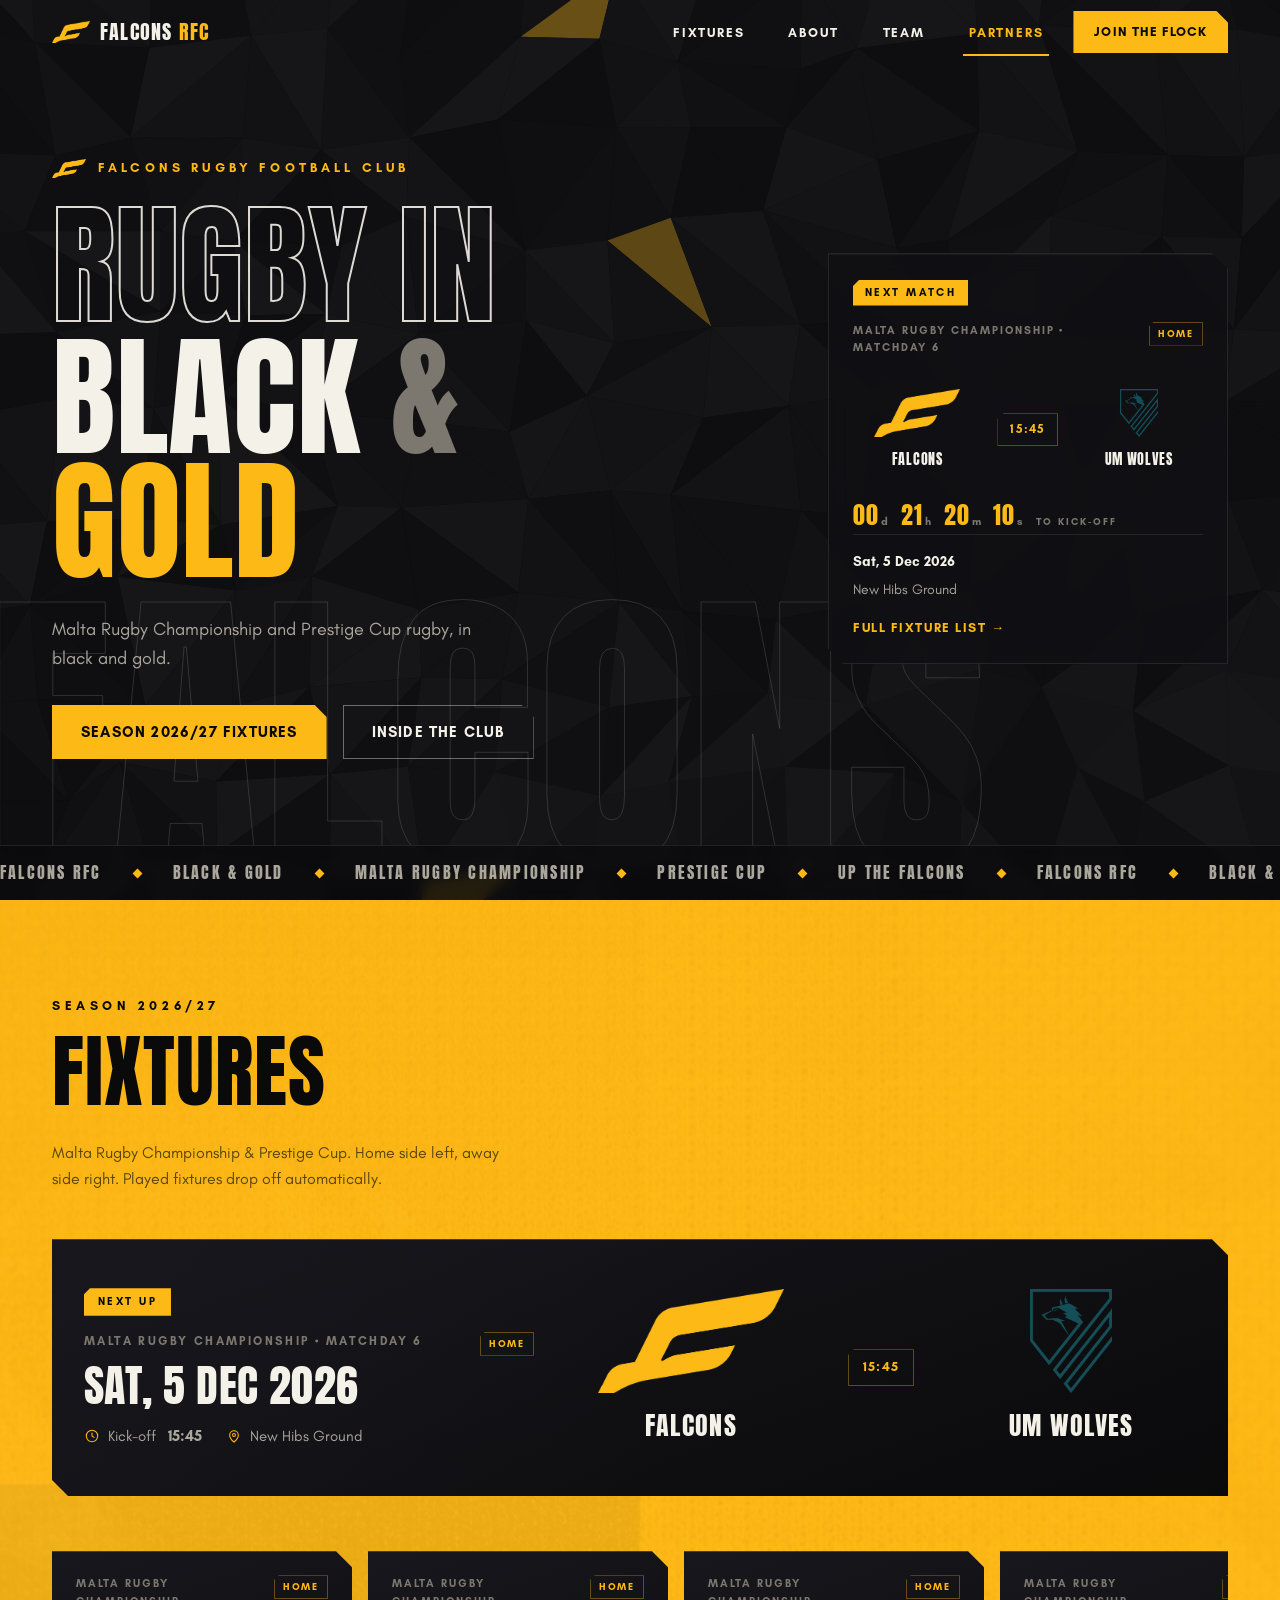
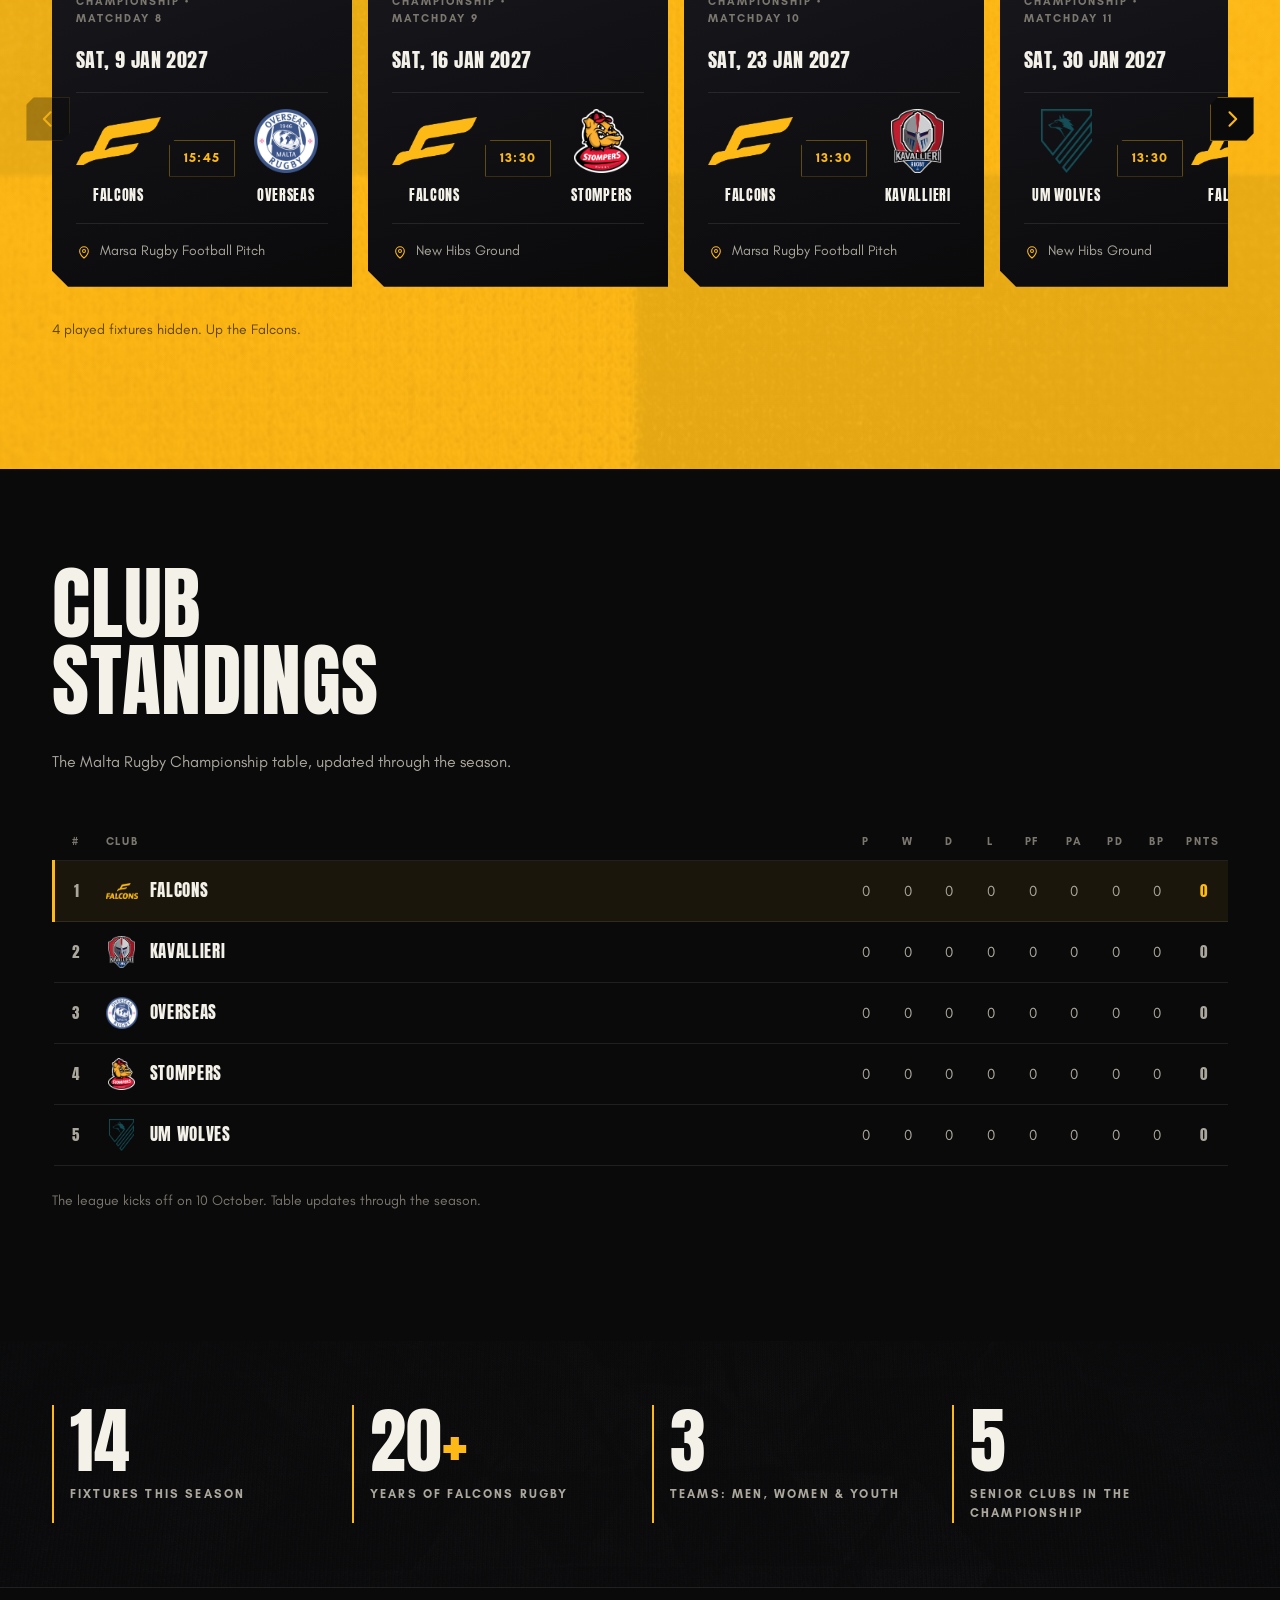
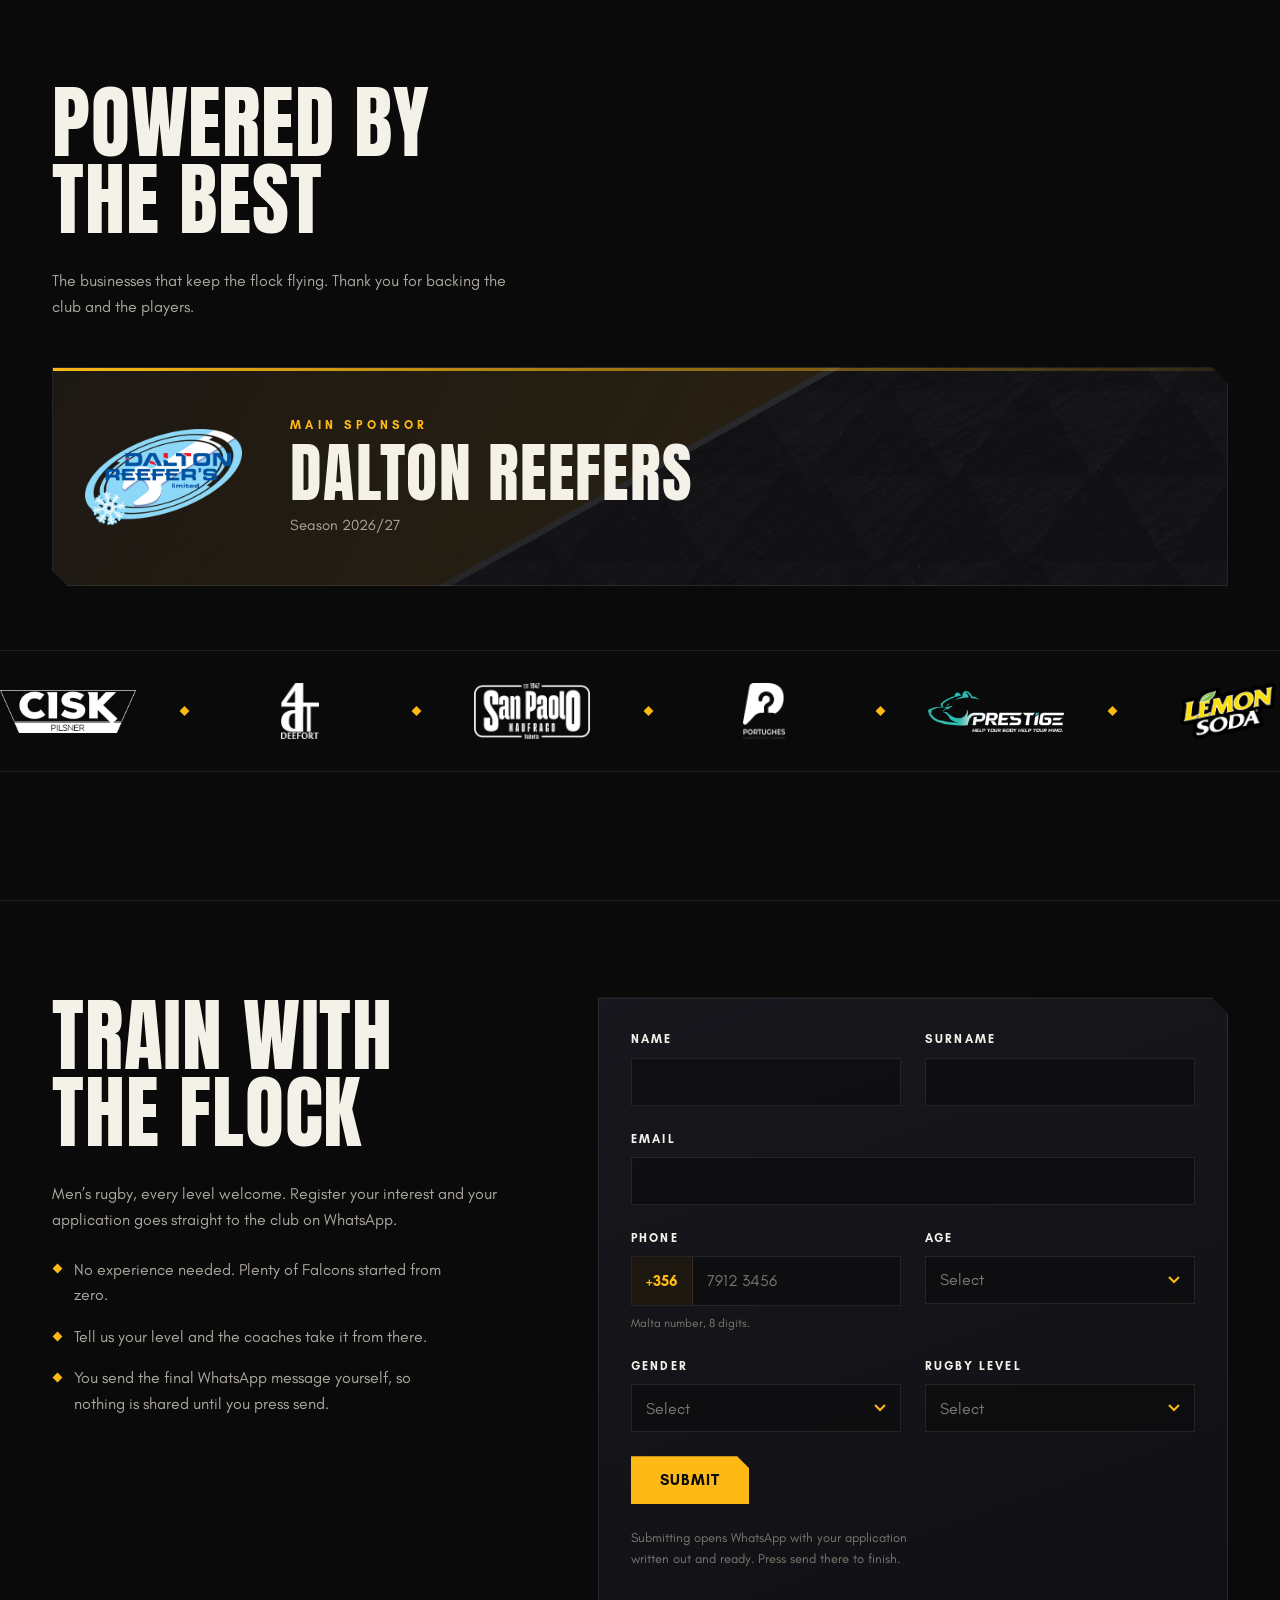
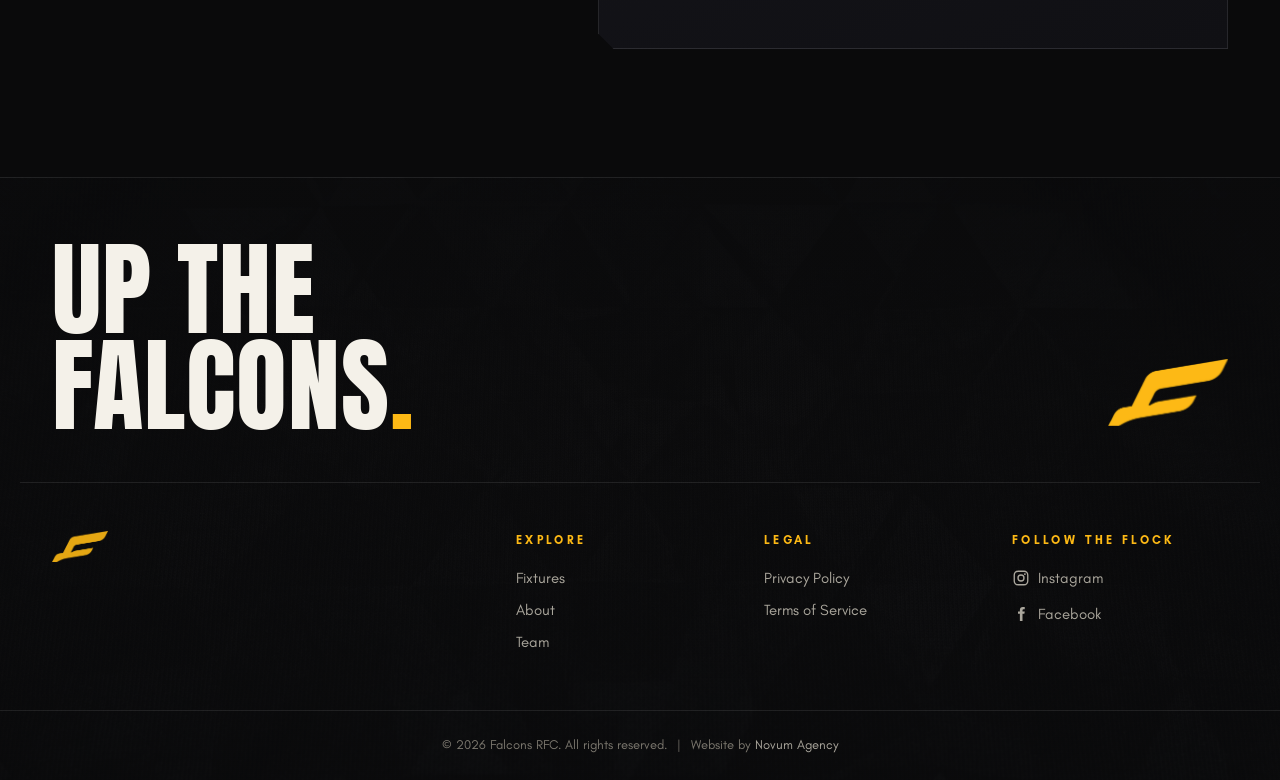
<file: index.html>
<!DOCTYPE html>
<html lang="en">
<head>
  <meta charset="UTF-8" />
  <meta name="viewport" content="width=device-width, initial-scale=1.0" />
  <title>Falcons RFC | Rugby in Black &amp; Gold</title>
  <meta name="description" content="Official home of Falcons RFC: Malta Rugby Championship and Prestige Cup fixtures, club partners and how to join the flock." />
  <meta name="theme-color" content="#0A0A0B" />

  <!-- Open Graph -->
  <meta property="og:title" content="Falcons RFC | Rugby in Black &amp; Gold" />
  <meta property="og:description" content="Season 2026/27 fixtures, club partners and the story of the flock." />
  <meta property="og:type" content="website" />
  <meta property="og:url" content="https://isaacmagro1.github.io/falcons-rfc/" />
  <meta property="og:image" content="https://isaacmagro1.github.io/falcons-rfc/assets/img/falcons-logo.png" />

  <link rel="icon" type="image/png" href="assets/img/favicon.png" />

  <!-- Fonts are self-hosted: preload the two critical faces to avoid FOUT on the hero -->
  <link rel="preload" href="assets/fonts/anton-regular.woff2" as="font" type="font/woff2" crossorigin />
  <link rel="preload" href="assets/fonts/glacial-regular.woff2" as="font" type="font/woff2" crossorigin />

  <link rel="stylesheet" href="css/style.css" />
  <!-- Reveal/entrance styles only apply when JS will actually run them -->
  <script>document.documentElement.classList.add("js");</script>
</head>
<body>

  <a class="skip-link" href="#matches">Skip to fixtures</a>

  <!-- ============ HEADER / NAV ============ -->
  <header class="site-header" id="top">
    <nav class="site-nav container" aria-label="Primary">
      <a class="nav-brand" href="#top">
        <img src="assets/img/falcons-mark.png" alt="" width="44" height="25" />
        <span class="nav-brand__word">Falcons <em>RFC</em></span>
      </a>
      <ul class="nav-links">
        <li><a href="#matches">Fixtures</a></li>
        <li><a href="about.html">About</a></li>
        <li><a href="team.html">Team</a></li>
        <li><a href="#sponsors">Partners</a></li>
      </ul>
      <a class="btn btn--gold nav-cta" href="#join">Join the flock</a>
      <button class="nav-burger" id="nav-burger" type="button"
              aria-expanded="false" aria-controls="menu-overlay" aria-label="Open menu">
        <span></span><span></span>
      </button>
    </nav>
  </header>

  <!-- Full-screen menu (mobile) -->
  <div class="menu-overlay" id="menu-overlay" hidden>
    <nav aria-label="Menu">
      <ul class="menu-overlay__links">
        <li style="--i:0"><a href="#matches">Fixtures</a></li>
        <li style="--i:1"><a href="about.html">About</a></li>
        <li style="--i:2"><a href="team.html">Team</a></li>
        <li style="--i:3"><a href="#sponsors">Partners</a></li>
      </ul>
    </nav>
    <div class="menu-overlay__foot" style="--i:4">
      <a class="btn btn--gold" href="#join">Join the flock</a>
    </div>
  </div>

  <!-- ============ HERO ============ -->
  <section class="hero" aria-label="Welcome">
    <!-- Living background: jersey-triangle mesh that ignites gold around the
         pointer, glints on its own, and sweeps a floodlight every few seconds.
         Painted by js/script.js; the CSS gradient beneath is the no-JS floor. -->
    <div class="hero__bg" aria-hidden="true">
      <canvas class="hero__canvas" id="hero-canvas"></canvas>
    </div>
    <p class="hero__watermark" id="hero-watermark" aria-hidden="true">Falcons</p>

    <div class="hero__inner container">
      <div class="hero__copy">
        <p class="hero__eyebrow"><img src="assets/img/falcons-mark.png" alt="" width="34" height="19" /> Falcons Rugby Football Club</p>
        <h1 class="hero__title">
          <span class="hero__mask"><span class="hero__line hero__line--outline">Rugby in</span></span>
          <span class="hero__mask"><span class="hero__line">Black <em class="amp">&amp;</em> <em class="gold">Gold</em></span></span>
        </h1>
        <p class="hero__tagline">Malta Rugby Championship and Prestige Cup rugby, in black and gold.</p>
        <div class="hero__actions">
          <a class="btn btn--gold" href="#matches">Season 2026/27 fixtures</a>
          <a class="btn btn--ghost" href="about.html">Inside the club</a>
        </div>
      </div>

      <!-- Next-match card, rendered by JS once fixtures load -->
      <aside class="hero-card" id="hero-next" hidden aria-label="Next match"></aside>
    </div>

    <!-- Ticker — decorative, duplicated for a seamless loop -->
    <div class="marquee hero__marquee" aria-hidden="true">
      <div class="marquee__track">
        <span>Falcons RFC</span><i></i><span>Black &amp; Gold</span><i></i>
        <span>Malta Rugby Championship</span><i></i><span>Prestige Cup</span><i></i>
        <span>Up the Falcons</span><i></i>
        <span>Falcons RFC</span><i></i><span>Black &amp; Gold</span><i></i>
        <span>Malta Rugby Championship</span><i></i><span>Prestige Cup</span><i></i>
        <span>Up the Falcons</span><i></i>
      </div>
    </div>
  </section>

  <main>
    <!-- ============ FIXTURES — the gold field ============ -->
    <section class="section section--matches" id="matches" aria-labelledby="matches-title">
      <div class="container">
        <header class="section-head">
          <div class="section-head__row">
            <div>
              <p class="section-head__eyebrow">Season 2026/27</p>
              <h2 class="section-head__title" id="matches-title">
                <span class="t-line"><span>Fixtures</span></span>
              </h2>
            </div>
          </div>
          <p class="section-head__sub">Malta Rugby Championship &amp; Prestige Cup. Home side left, away side right. Played fixtures drop off automatically.</p>
        </header>

        <!-- Featured: the very next fixture (or today's match) -->
        <div class="match-featured" id="match-featured" aria-live="polite"></div>

        <!-- The rest of the season: a draggable rail with flanking arrows -->
        <div class="rail" id="matches-rail-wrap">
          <button class="rail-btn rail-btn--prev" id="rail-prev" type="button" aria-label="Scroll fixtures back" hidden>
            <svg viewBox="0 0 24 24" width="20" height="20" aria-hidden="true"><path d="M15 4l-8 8 8 8" fill="none" stroke="currentColor" stroke-width="2.5" stroke-linecap="round" stroke-linejoin="round"/></svg>
          </button>
          <ul class="rail__track" id="matches-rail"></ul>
          <button class="rail-btn rail-btn--next" id="rail-next" type="button" aria-label="Scroll fixtures forward" hidden>
            <svg viewBox="0 0 24 24" width="20" height="20" aria-hidden="true"><path d="M9 4l8 8-8 8" fill="none" stroke="currentColor" stroke-width="2.5" stroke-linecap="round" stroke-linejoin="round"/></svg>
          </button>
        </div>
        <p class="matches-note" id="matches-note" hidden></p>
      </div>
    </section>

    <!-- ============ CLUB STANDINGS ============ -->
    <section class="section section--standings" id="standings" aria-labelledby="standings-title">
      <div class="container">
        <header class="section-head">
          <h2 class="section-head__title" id="standings-title">
            <span class="t-line"><span>Club<br />standings</span></span>
          </h2>
          <p class="section-head__sub">The Malta Rugby Championship table, updated through the season.</p>
        </header>
        <div class="standings reveal" id="standings-table"></div>
      </div>
    </section>


    <!-- ============ CLUB IN NUMBERS ============ -->
    <section class="stats" aria-label="The club in numbers">
      <div class="container stats__grid">
        <div class="stat reveal">
          <span class="stat__num"><span data-count="14" data-stat="fixtures">14</span></span>
          <span class="stat__label">Fixtures this season</span>
        </div>
        <div class="stat reveal">
          <span class="stat__num"><span data-count="20">20</span><em>+</em></span>
          <span class="stat__label">Years of Falcons rugby</span>
        </div>
        <div class="stat reveal">
          <span class="stat__num"><span data-count="3">3</span></span>
          <span class="stat__label">Teams: men, women &amp; youth</span>
        </div>
        <div class="stat reveal">
          <span class="stat__num"><span data-count="5">5</span></span>
          <span class="stat__label">Senior clubs in the championship</span>
        </div>
      </div>
    </section>

    <!-- ============ SPONSORS ============ -->
    <section class="section section--sponsors" id="sponsors" aria-labelledby="sponsors-title">
      <div class="container">
        <header class="section-head">
          <div class="section-head__row">
            <div>
              <h2 class="section-head__title" id="sponsors-title">
                <span class="t-line"><span>Powered by<br />the best</span></span>
              </h2>
            </div>
          </div>
          <p class="section-head__sub">The businesses that keep the flock flying. Thank you for backing the club and the players.</p>
        </header>

        <!-- Main sponsor spotlight (rendered by JS) -->
        <div class="sponsor-spotlight" id="sponsor-spotlight"></div>
      </div>

      <!-- Full-bleed partner marquee (built by JS from data) -->
      <div class="marquee marquee--sponsors" id="sponsor-marquee"
           role="region" aria-label="Club partners">
        <ul class="marquee__track" id="sponsor-track"></ul>
      </div>
    </section>


    <!-- ============ JOIN — training application ============ -->
    <section class="section section--join" id="join" aria-labelledby="join-title">
      <div class="container join-grid">
        <div class="join-copy">
          <header class="section-head">
            <h2 class="section-head__title" id="join-title">
              <span class="t-line"><span>Train with<br />the flock</span></span>
            </h2>
            <p class="section-head__sub">Men&rsquo;s rugby, every level welcome. Register your interest and your application goes straight to the club on WhatsApp.</p>
          </header>
          <ul class="join-points">
            <li>No experience needed. Plenty of Falcons started from zero.</li>
            <li>Tell us your level and the coaches take it from there.</li>
            <li>You send the final WhatsApp message yourself, so nothing is shared until you press send.</li>
          </ul>
        </div>

        <form class="join-form reveal" id="join-form" novalidate>
          <div class="join-form__row">
            <div class="field">
              <label for="jf-name">Name</label>
              <input id="jf-name" name="name" type="text" autocomplete="given-name" required />
              <p class="field__error" id="jf-name-error" hidden>Enter your name.</p>
            </div>
            <div class="field">
              <label for="jf-surname">Surname</label>
              <input id="jf-surname" name="surname" type="text" autocomplete="family-name" required />
              <p class="field__error" id="jf-surname-error" hidden>Enter your surname.</p>
            </div>
          </div>

          <div class="field">
            <label for="jf-email">Email</label>
            <input id="jf-email" name="email" type="email" autocomplete="email" inputmode="email" required />
            <p class="field__error" id="jf-email-error" hidden>Enter a valid email address.</p>
          </div>

          <div class="join-form__row">
            <div class="field">
              <label for="jf-phone">Phone</label>
              <div class="phone-wrap">
                <span class="phone-prefix" aria-hidden="true">+356</span>
                <input id="jf-phone" name="phone" type="tel" autocomplete="tel-national" inputmode="numeric" placeholder="7912 3456" required aria-describedby="jf-phone-hint" />
              </div>
              <p class="field__hint" id="jf-phone-hint">Malta number, 8 digits.</p>
              <p class="field__error" id="jf-phone-error" hidden>Enter an 8-digit Malta number.</p>
            </div>
            <div class="field">
              <label for="jf-age">Age</label>
              <select id="jf-age" name="age" required>
                <option value="" selected disabled>Select</option>
                <option>Under 12</option>
                <option>12-15</option>
                <option>16-17</option>
                <option>18-24</option>
                <option>25-34</option>
                <option>35+</option>
              </select>
              <p class="field__error" id="jf-age-error" hidden>Pick an age range.</p>
            </div>
          </div>

          <div class="join-form__row">
            <div class="field">
              <label for="jf-gender">Gender</label>
              <select id="jf-gender" name="gender" required>
                <option value="" selected disabled>Select</option>
                <option>Female</option>
                <option>Male</option>
                <option>Prefer not to say</option>
              </select>
              <p class="field__error" id="jf-gender-error" hidden>Pick an option.</p>
            </div>
            <div class="field">
              <label for="jf-level">Rugby level</label>
              <select id="jf-level" name="level" required>
                <option value="" selected disabled>Select</option>
                <option>New to rugby</option>
                <option>Beginner, played a little</option>
                <option>Club experience</option>
                <option>Experienced player</option>
              </select>
              <p class="field__error" id="jf-level-error" hidden>Pick your level.</p>
            </div>
          </div>

          <button class="btn btn--gold join-form__submit" type="submit">Submit</button>
          <p class="join-form__note">Submitting opens WhatsApp with your application written out and ready. Press send there to finish.</p>
          <p class="join-form__status" id="join-status" role="status"></p>
        </form>
      </div>
    </section>
  </main>

  <!-- ============ FOOTER ============ -->
  <footer class="site-footer">
    <div class="container footer-hero">
      <p class="footer-hero__line reveal">Up the<br />Falcons<span>.</span></p>
      <img class="footer-hero__mark reveal" src="assets/img/falcons-mark.png" alt="" width="120" height="67" loading="lazy" />
    </div>
    <div class="container footer-grid">
      <div class="footer-brand">
        <img class="footer-brand__mark" src="assets/img/falcons-mark.png" alt="Falcons RFC" width="56" height="31" loading="lazy" />
      </div>
      <nav class="footer-col" aria-label="Footer">
        <h3>Explore</h3>
        <ul>
          <li><a href="#matches">Fixtures</a></li>
          <li><a href="about.html">About</a></li>
          <li><a href="team.html">Team</a></li>
        </ul>
      </nav>
      <div class="footer-col">
        <h3>Legal</h3>
        <ul>
          <li><a href="privacy.html">Privacy Policy</a></li>
          <li><a href="terms.html">Terms of Service</a></li>
        </ul>
      </div>
      <div class="footer-col" id="footer-social">
        <h3>Follow the Flock</h3>
        <ul>
          <!-- Social links rendered by JS -->
        </ul>
      </div>
    </div>
    <div class="footer-legal">
      <div class="container footer-legal__inner">
        <p><span class="footer-legal__part">&copy; <span id="footer-year">2026</span> Falcons RFC. All rights reserved.</span> <span class="footer-legal__sep" aria-hidden="true">|</span> <span class="footer-legal__part">Website by <a href="https://www.novummarketing.co/" target="_blank" rel="noopener">Novum Agency</a></span></p>
      </div>
    </div>
  </footer>

  <noscript>
    <div class="noscript-note">
      <p>This site needs JavaScript to show live fixtures and partners. Season 2026/27 opens on 10 October 2026: Falcons vs Wolves at Marsa.</p>
    </div>
  </noscript>

  <!--
    Inline copy of data/*.json so the site still renders when opened
    directly from disk (file://), where fetch() is blocked by browsers.
    When served over HTTP the JSON files are the source of truth.
  -->
  <script type="application/json" id="fallback-data">
  {"matches":{"season":"2026/27","note":"Fixture list, kick-off times and venues from the club's final 2026/27 fixtures sheet.","matches":[{"id":"mrc-md1","competition":"Malta Rugby Championship","round":"Matchday 1","date":"2026-10-10","time":"13:30","opponent":"UM Wolves","venue":"Marsa Rugby Football Pitch","home":false},{"id":"mrc-md3","competition":"Malta Rugby Championship","round":"Matchday 3","date":"2026-10-24","time":"13:30","opponent":"Overseas","venue":"New Hibs Ground","home":false},{"id":"mrc-md4","competition":"Malta Rugby Championship","round":"Matchday 4","date":"2026-11-21","time":"15:45","opponent":"Stompers","venue":"Marsa Rugby Football Pitch","home":true},{"id":"mrc-md5","competition":"Malta Rugby Championship","round":"Matchday 5","date":"2026-11-28","time":"15:45","opponent":"Kavallieri","venue":"Marsa Rugby Football Pitch","home":false},{"id":"mrc-md6","competition":"Malta Rugby Championship","round":"Matchday 6","date":"2026-12-05","time":"15:45","opponent":"UM Wolves","venue":"New Hibs Ground","home":true},{"id":"mrc-md8","competition":"Malta Rugby Championship","round":"Matchday 8","date":"2027-01-09","time":"15:45","opponent":"Overseas","venue":"Marsa Rugby Football Pitch","home":true},{"id":"mrc-md9","competition":"Malta Rugby Championship","round":"Matchday 9","date":"2027-01-16","time":"13:30","opponent":"Stompers","venue":"New Hibs Ground","home":true},{"id":"mrc-md10","competition":"Malta Rugby Championship","round":"Matchday 10","date":"2027-01-23","time":"13:30","opponent":"Kavallieri","venue":"Marsa Rugby Football Pitch","home":true},{"id":"mrc-md11","competition":"Malta Rugby Championship","round":"Matchday 11","date":"2027-01-30","time":"13:30","opponent":"UM Wolves","venue":"New Hibs Ground","home":false},{"id":"mrc-md13","competition":"Malta Rugby Championship","round":"Matchday 13","date":"2027-03-06","time":"13:30","opponent":"Overseas","venue":"Marsa Rugby Football Pitch","home":false},{"id":"mrc-md14","competition":"Malta Rugby Championship","round":"Matchday 14","date":"2027-03-13","time":"15:45","opponent":"Stompers","venue":"Marsa Rugby Football Pitch","home":true},{"id":"mrc-md15","competition":"Malta Rugby Championship","round":"Matchday 15","date":"2027-03-20","time":"15:45","opponent":"Kavallieri","venue":"Marsa Rugby Football Pitch","home":false},{"id":"cup-sf","competition":"Prestige Cup","round":"Semi-final","date":"2027-04-10","time":null,"opponent":null,"venue":null,"home":null,"note":"Pairings decided during the season"},{"id":"cup-final","competition":"Prestige Cup","round":"Final","date":"2027-04-24","time":"15:45","opponent":null,"venue":"Marsa Rugby Football Pitch","home":null}]},"sponsors":{"note":"Roster and logo files from the club's Sponsorship Logos folder. Set \"website\" to link a sponsor out.","sponsors":[{"name":"Dalton Reefers","tier":"main","tagline":"Season 2026/27","logo":"assets/img/sponsors/dalton-reefers.png","website":null},{"name":"Cisk","tier":"partner","tagline":null,"logo":"assets/img/sponsors/cisk.png","website":null},{"name":"Deefort","tier":"partner","tagline":"Official Kit Partner","logo":"assets/img/sponsors/deefort.png","website":null},{"name":"San Paolo Naufrago","tier":"partner","tagline":null,"logo":"assets/img/sponsors/san-paolo-naufrago.png","website":null},{"name":"Portughes","tier":"partner","tagline":null,"logo":"assets/img/sponsors/portughes.png","website":null},{"name":"Prestige","tier":"partner","tagline":"Prestige Cup Partner","logo":"assets/img/sponsors/prestige.png","website":null},{"name":"Lemon Soda","tier":"partner","tagline":null,"logo":"assets/img/sponsors/lemon-soda.png","website":null},{"name":"Martina's","tier":"partner","tagline":null,"logo":"assets/img/sponsors/martinas.png","website":null},{"name":"Heels & Keys","tier":"partner","tagline":"Key Cutting & Shoe Repair","logo":"assets/img/sponsors/heels-keys.png","website":null},{"name":"Novum","tier":"partner","tagline":null,"logo":"assets/img/sponsors/novum.png","website":"https://www.novummarketing.co/"},{"name":"Adura","tier":"partner","tagline":null,"logo":"assets/img/sponsors/adura.png","website":null},{"name":"Training Room","tier":"partner","tagline":null,"logo":"assets/img/sponsors/training-room.png","website":null}]},"teamInfo":{"name":"Falcons RFC","shortName":"Falcons","location":"San Pawl il-Baħar, Malta","colors":"Black & Gold","league":"Malta Rugby Championship","cup":"Prestige Cup","grounds":["Marsa Rugby Football Pitch","New Hibs Ground"],"about":["Falcons RFC has been playing rugby in black and gold since 2005, growing from a kids' tag rugby side into one of Malta's five senior clubs."],"honours":[{"title":"Mediterranean Bank Cup","detail":"2nd Division winners, 2013/14 & 2014/15"},{"title":"Women's 7s & 10s Champions","detail":"Both tournament titles, 2013/14 season"},{"title":"Player of the Year","detail":"Kyle Gauci, Malta Rugby Championship"},{"title":"Top Scorer of the Year","detail":"Brendan Dalton, Malta Rugby Championship"}],"social":[{"platform":"Instagram","handle":"@falconsmalta","url":"https://instagram.com/falconsmalta"},{"platform":"Facebook","handle":"Falcons RFC","url":"https://facebook.com/FalconsRFC"}],"whatsapp":null},"standings":{"season":"2026/27","updated":null,"note":"The league kicks off on 10 October. Table updates through the season.","table":[{"team":"Falcons","played":0,"won":0,"drawn":0,"lost":0,"pf":0,"pa":0,"bp":0,"points":0},{"team":"Kavallieri","played":0,"won":0,"drawn":0,"lost":0,"pf":0,"pa":0,"bp":0,"points":0},{"team":"Overseas","played":0,"won":0,"drawn":0,"lost":0,"pf":0,"pa":0,"bp":0,"points":0},{"team":"Stompers","played":0,"won":0,"drawn":0,"lost":0,"pf":0,"pa":0,"bp":0,"points":0},{"team":"UM Wolves","played":0,"won":0,"drawn":0,"lost":0,"pf":0,"pa":0,"bp":0,"points":0}]},"playerStats":{"season":"2026/27","updated":null,"note":"Stats update through the season. Zeros until the league kicks off on 10 October.","players":[],"fields":"Per player: name (exactly as in squad.json), games, minutes, tries, conversions, yellow, red. Points = tries x 5 + conversions x 2, computed automatically."},"squad":{"season":"2026/27","units":[{"unit":"Forwards","positions":[{"position":"Loosehead Props","players":["Andrea Borg","Kyle Micallef","Vince Farrugia","David Agius"]},{"position":"Hookers","players":["Nicholas Azzopardi","Gabriel Scicluna"]},{"position":"Tighthead Props","players":["Terence Galdes","Clive Sciberras"]},{"position":"Second Rows","players":["Martin Barbara","George Elliott","Alexander Role","Cormac Dennehy","Marc Ellis Hooley"]},{"position":"Flankers","players":["Aiden Demicoli","Ryan Felice","Andrew Vella","Mattia Borg"]},{"position":"Number 8","players":["Dimitrije Avramovic","Liam Scicluna"]}]},{"unit":"Backs","positions":[{"position":"Scrum Half","players":["Shehan Sheyamantha","Micheal Buys"]},{"position":"Fly Half","players":["Kyle Gauci","Antoine Barbet","Simon Leymarie"]},{"position":"Centre","players":["Alvaro Moreno","Brendan Dalton","Gary O'Sullivan"]},{"position":"Wing","players":["Ernest Degabriele","Kane Tippett","Henry Pearman","Kristian Sammut","Aidan Isherwood","Jeremy Borg Micallef","Tommy Debono","Harry Waswa"]},{"position":"Fullback","players":["Clement Gruyer","Antoine Chedo","Guillaume Boulvais"]}]}]}}
  </script>

  <script src="js/script.js" defer></script>
</body>
</html>
</file>
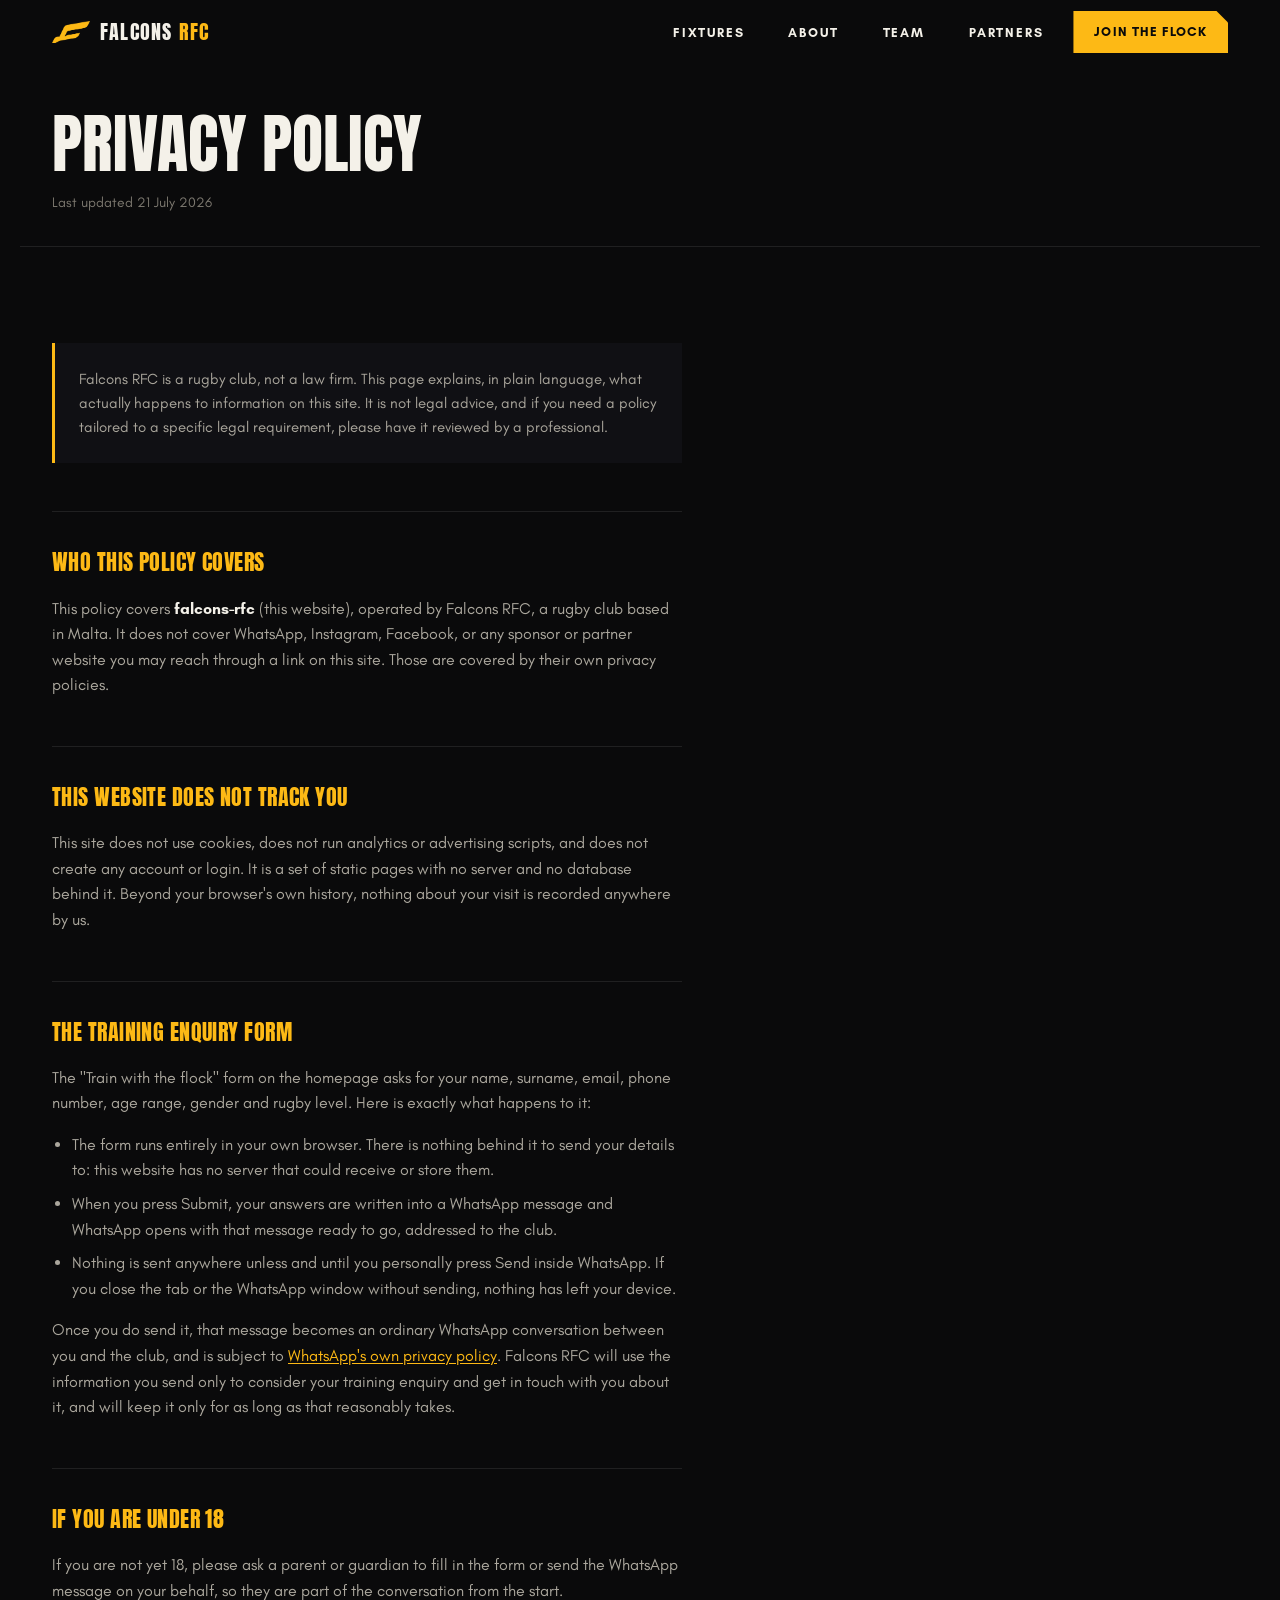
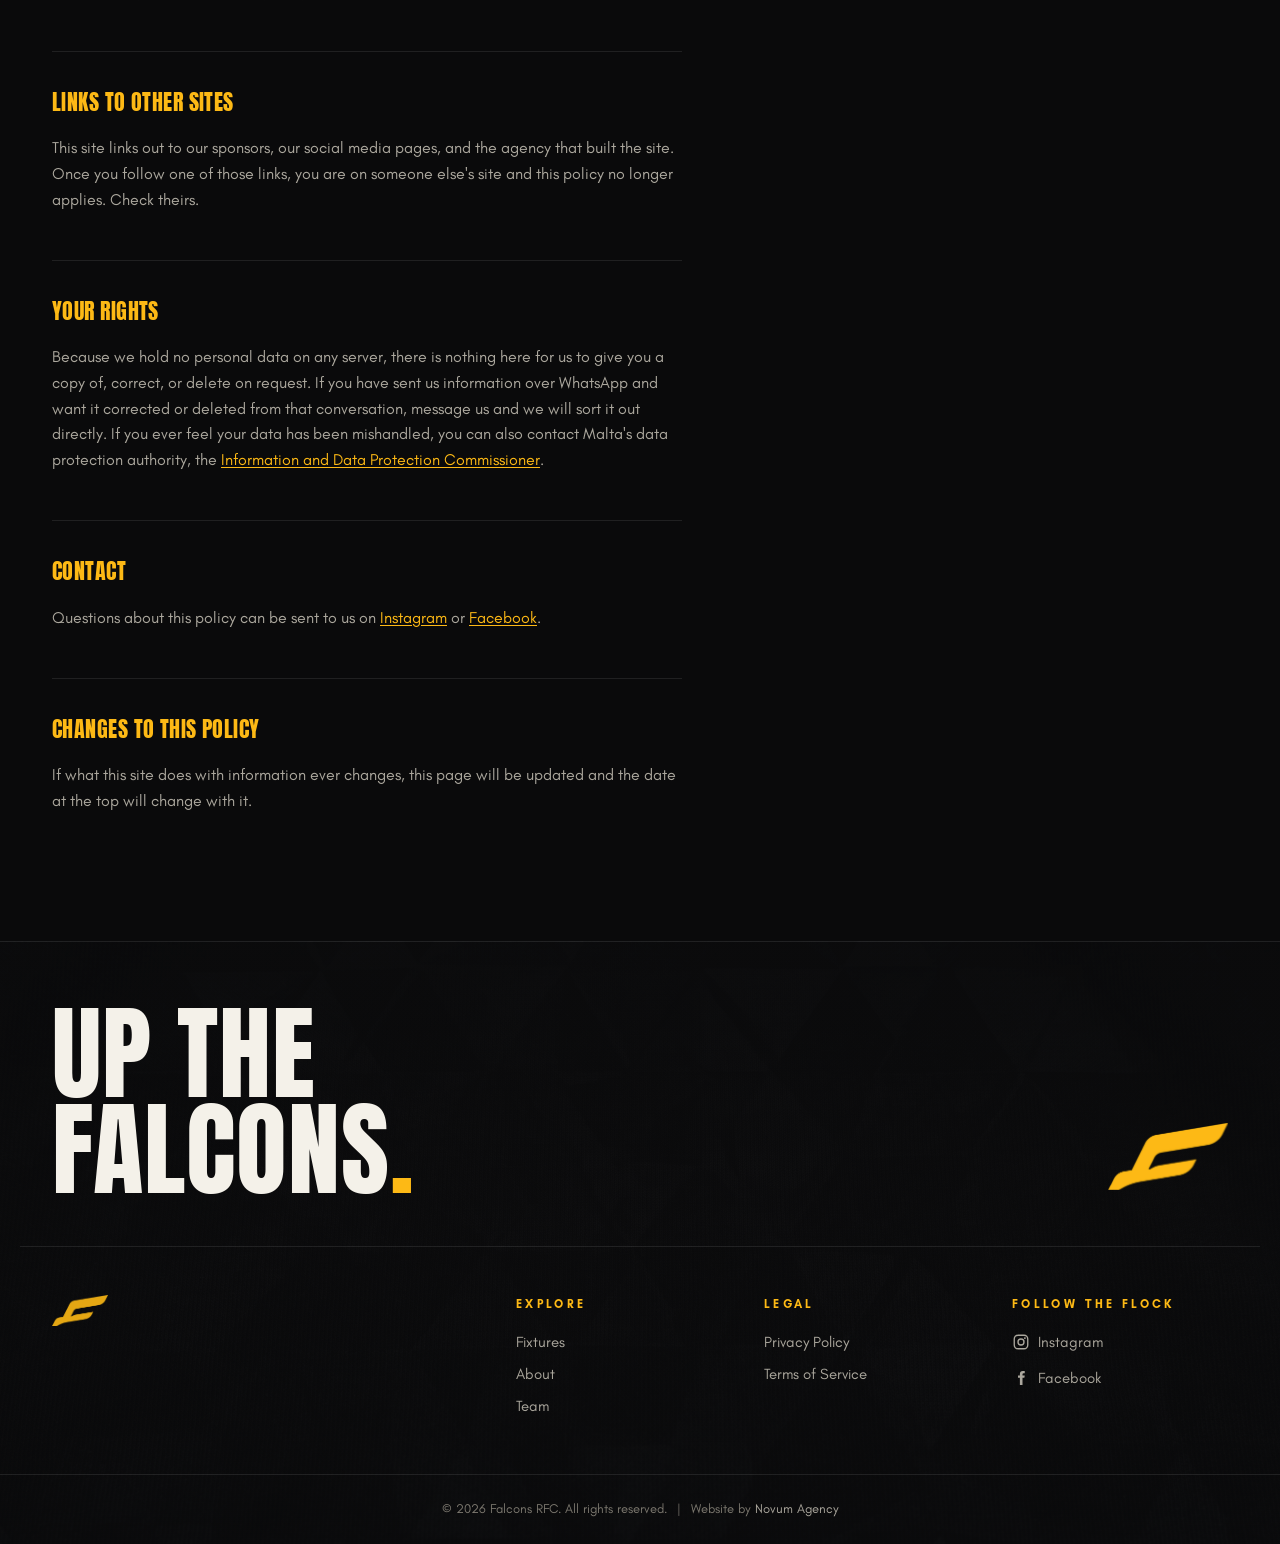
<file: privacy.html>
<!DOCTYPE html>
<html lang="en">
<head>
  <meta charset="UTF-8" />
  <meta name="viewport" content="width=device-width, initial-scale=1.0" />
  <title>Privacy Policy | Falcons RFC</title>
  <meta name="description" content="How Falcons RFC handles information on this website, including the training enquiry form." />
  <meta name="theme-color" content="#0A0A0B" />
  <meta name="robots" content="noindex" />

  <meta property="og:title" content="Privacy Policy | Falcons RFC" />
  <meta property="og:type" content="website" />
  <meta property="og:url" content="https://isaacmagro1.github.io/falcons-rfc/privacy.html" />

  <link rel="icon" type="image/png" href="assets/img/favicon.png" />

  <link rel="preload" href="assets/fonts/anton-regular.woff2" as="font" type="font/woff2" crossorigin />
  <link rel="preload" href="assets/fonts/glacial-regular.woff2" as="font" type="font/woff2" crossorigin />

  <link rel="stylesheet" href="css/style.css" />
  <script>document.documentElement.classList.add("js");</script>
</head>
<body>

  <a class="skip-link" href="#privacy-content">Skip to policy</a>

  <!-- ============ HEADER / NAV ============ -->
  <header class="site-header" id="top">
    <nav class="site-nav container" aria-label="Primary">
      <a class="nav-brand" href="index.html">
        <img src="assets/img/falcons-mark.png" alt="" width="44" height="25" />
        <span class="nav-brand__word">Falcons <em>RFC</em></span>
      </a>
      <ul class="nav-links">
        <li><a href="index.html#matches">Fixtures</a></li>
        <li><a href="about.html">About</a></li>
        <li><a href="team.html">Team</a></li>
        <li><a href="index.html#sponsors">Partners</a></li>
      </ul>
      <a class="btn btn--gold nav-cta" href="index.html#join">Join the flock</a>
      <button class="nav-burger" id="nav-burger" type="button"
              aria-expanded="false" aria-controls="menu-overlay" aria-label="Open menu">
        <span></span><span></span>
      </button>
    </nav>
  </header>

  <!-- Full-screen menu (mobile) -->
  <div class="menu-overlay" id="menu-overlay" hidden>
    <nav aria-label="Menu">
      <ul class="menu-overlay__links">
        <li style="--i:0"><a href="index.html#matches">Fixtures</a></li>
        <li style="--i:1"><a href="about.html">About</a></li>
        <li style="--i:2"><a href="team.html">Team</a></li>
        <li style="--i:3"><a href="index.html#sponsors">Partners</a></li>
      </ul>
    </nav>
    <div class="menu-overlay__foot" style="--i:4">
      <a class="btn btn--gold" href="index.html#join">Join the flock</a>
    </div>
  </div>

  <div class="legal-top container">
    <h1 class="legal-top__title">Privacy Policy</h1>
    <p class="legal-top__updated">Last updated 21 July 2026</p>
  </div>

  <main>
    <section class="section" id="privacy-content" aria-label="Privacy Policy">
      <div class="container">
        <div class="legal">

          <div class="legal__note">
            <p>Falcons RFC is a rugby club, not a law firm. This page explains, in plain language, what actually happens to information on this site. It is not legal advice, and if you need a policy tailored to a specific legal requirement, please have it reviewed by a professional.</p>
          </div>

          <div class="legal__section">
            <h2>Who this policy covers</h2>
            <p>This policy covers <strong>falcons-rfc</strong> (this website), operated by Falcons RFC, a rugby club based in Malta. It does not cover WhatsApp, Instagram, Facebook, or any sponsor or partner website you may reach through a link on this site. Those are covered by their own privacy policies.</p>
          </div>

          <div class="legal__section">
            <h2>This website does not track you</h2>
            <p>This site does not use cookies, does not run analytics or advertising scripts, and does not create any account or login. It is a set of static pages with no server and no database behind it. Beyond your browser's own history, nothing about your visit is recorded anywhere by us.</p>
          </div>

          <div class="legal__section">
            <h2>The training enquiry form</h2>
            <p>The "Train with the flock" form on the homepage asks for your name, surname, email, phone number, age range, gender and rugby level. Here is exactly what happens to it:</p>
            <ul>
              <li>The form runs entirely in your own browser. There is nothing behind it to send your details to: this website has no server that could receive or store them.</li>
              <li>When you press Submit, your answers are written into a WhatsApp message and WhatsApp opens with that message ready to go, addressed to the club.</li>
              <li>Nothing is sent anywhere unless and until you personally press Send inside WhatsApp. If you close the tab or the WhatsApp window without sending, nothing has left your device.</li>
            </ul>
            <p>Once you do send it, that message becomes an ordinary WhatsApp conversation between you and the club, and is subject to <a href="https://www.whatsapp.com/legal/privacy-policy" target="_blank" rel="noopener">WhatsApp's own privacy policy</a>. Falcons RFC will use the information you send only to consider your training enquiry and get in touch with you about it, and will keep it only for as long as that reasonably takes.</p>
          </div>

          <div class="legal__section">
            <h2>If you are under 18</h2>
            <p>If you are not yet 18, please ask a parent or guardian to fill in the form or send the WhatsApp message on your behalf, so they are part of the conversation from the start.</p>
          </div>

          <div class="legal__section">
            <h2>Links to other sites</h2>
            <p>This site links out to our sponsors, our social media pages, and the agency that built the site. Once you follow one of those links, you are on someone else's site and this policy no longer applies. Check theirs.</p>
          </div>

          <div class="legal__section">
            <h2>Your rights</h2>
            <p>Because we hold no personal data on any server, there is nothing here for us to give you a copy of, correct, or delete on request. If you have sent us information over WhatsApp and want it corrected or deleted from that conversation, message us and we will sort it out directly. If you ever feel your data has been mishandled, you can also contact Malta's data protection authority, the <a href="https://idpc.org.mt/" target="_blank" rel="noopener">Information and Data Protection Commissioner</a>.</p>
          </div>

          <div class="legal__section">
            <h2>Contact</h2>
            <p>Questions about this policy can be sent to us on <a href="https://instagram.com/falconsmalta" target="_blank" rel="noopener">Instagram</a> or <a href="https://facebook.com/FalconsRFC" target="_blank" rel="noopener">Facebook</a>.</p>
          </div>

          <div class="legal__section">
            <h2>Changes to this policy</h2>
            <p>If what this site does with information ever changes, this page will be updated and the date at the top will change with it.</p>
          </div>

        </div>
      </div>
    </section>
  </main>

  <!-- ============ FOOTER ============ -->
  <footer class="site-footer">
    <div class="container footer-hero">
      <p class="footer-hero__line reveal">Up the<br />Falcons<span>.</span></p>
      <img class="footer-hero__mark reveal" src="assets/img/falcons-mark.png" alt="" width="120" height="67" loading="lazy" />
    </div>
    <div class="container footer-grid">
      <div class="footer-brand">
        <img class="footer-brand__mark" src="assets/img/falcons-mark.png" alt="Falcons RFC" width="56" height="31" loading="lazy" />
      </div>
      <nav class="footer-col" aria-label="Footer">
        <h3>Explore</h3>
        <ul>
          <li><a href="index.html#matches">Fixtures</a></li>
          <li><a href="about.html">About</a></li>
          <li><a href="team.html">Team</a></li>
        </ul>
      </nav>
      <div class="footer-col">
        <h3>Legal</h3>
        <ul>
          <li><a href="privacy.html" aria-current="page">Privacy Policy</a></li>
          <li><a href="terms.html">Terms of Service</a></li>
        </ul>
      </div>
      <div class="footer-col" id="footer-social">
        <h3>Follow the Flock</h3>
        <ul>
          <!-- Social links rendered by JS -->
        </ul>
      </div>
    </div>
    <div class="footer-legal">
      <div class="container footer-legal__inner">
        <p><span class="footer-legal__part">&copy; <span id="footer-year">2026</span> Falcons RFC. All rights reserved.</span> <span class="footer-legal__sep" aria-hidden="true">|</span> <span class="footer-legal__part">Website by <a href="https://www.novummarketing.co/" target="_blank" rel="noopener">Novum Agency</a></span></p>
      </div>
    </div>
  </footer>

  <script type="application/json" id="fallback-data">
  {"matches":{"season":"2026/27","note":"Fixture list, kick-off times and venues from the club's final 2026/27 fixtures sheet.","matches":[{"id":"mrc-md1","competition":"Malta Rugby Championship","round":"Matchday 1","date":"2026-10-10","time":"13:30","opponent":"UM Wolves","venue":"Marsa Rugby Football Pitch","home":false},{"id":"mrc-md3","competition":"Malta Rugby Championship","round":"Matchday 3","date":"2026-10-24","time":"13:30","opponent":"Overseas","venue":"New Hibs Ground","home":false},{"id":"mrc-md4","competition":"Malta Rugby Championship","round":"Matchday 4","date":"2026-11-21","time":"15:45","opponent":"Stompers","venue":"Marsa Rugby Football Pitch","home":true},{"id":"mrc-md5","competition":"Malta Rugby Championship","round":"Matchday 5","date":"2026-11-28","time":"15:45","opponent":"Kavallieri","venue":"Marsa Rugby Football Pitch","home":false},{"id":"mrc-md6","competition":"Malta Rugby Championship","round":"Matchday 6","date":"2026-12-05","time":"15:45","opponent":"UM Wolves","venue":"New Hibs Ground","home":true},{"id":"mrc-md8","competition":"Malta Rugby Championship","round":"Matchday 8","date":"2027-01-09","time":"15:45","opponent":"Overseas","venue":"Marsa Rugby Football Pitch","home":true},{"id":"mrc-md9","competition":"Malta Rugby Championship","round":"Matchday 9","date":"2027-01-16","time":"13:30","opponent":"Stompers","venue":"New Hibs Ground","home":true},{"id":"mrc-md10","competition":"Malta Rugby Championship","round":"Matchday 10","date":"2027-01-23","time":"13:30","opponent":"Kavallieri","venue":"Marsa Rugby Football Pitch","home":true},{"id":"mrc-md11","competition":"Malta Rugby Championship","round":"Matchday 11","date":"2027-01-30","time":"13:30","opponent":"UM Wolves","venue":"New Hibs Ground","home":false},{"id":"mrc-md13","competition":"Malta Rugby Championship","round":"Matchday 13","date":"2027-03-06","time":"13:30","opponent":"Overseas","venue":"Marsa Rugby Football Pitch","home":false},{"id":"mrc-md14","competition":"Malta Rugby Championship","round":"Matchday 14","date":"2027-03-13","time":"15:45","opponent":"Stompers","venue":"Marsa Rugby Football Pitch","home":true},{"id":"mrc-md15","competition":"Malta Rugby Championship","round":"Matchday 15","date":"2027-03-20","time":"15:45","opponent":"Kavallieri","venue":"Marsa Rugby Football Pitch","home":false},{"id":"cup-sf","competition":"Prestige Cup","round":"Semi-final","date":"2027-04-10","time":null,"opponent":null,"venue":null,"home":null,"note":"Pairings decided during the season"},{"id":"cup-final","competition":"Prestige Cup","round":"Final","date":"2027-04-24","time":"15:45","opponent":null,"venue":"Marsa Rugby Football Pitch","home":null}]},"sponsors":{"note":"Roster and logo files from the club's Sponsorship Logos folder. Set \"website\" to link a sponsor out.","sponsors":[{"name":"Dalton Reefers","tier":"main","tagline":"Season 2026/27","logo":"assets/img/sponsors/dalton-reefers.png","website":null},{"name":"Cisk","tier":"partner","tagline":null,"logo":"assets/img/sponsors/cisk.png","website":null},{"name":"Deefort","tier":"partner","tagline":"Official Kit Partner","logo":"assets/img/sponsors/deefort.png","website":null},{"name":"San Paolo Naufrago","tier":"partner","tagline":null,"logo":"assets/img/sponsors/san-paolo-naufrago.png","website":null},{"name":"Portughes","tier":"partner","tagline":null,"logo":"assets/img/sponsors/portughes.png","website":null},{"name":"Prestige","tier":"partner","tagline":"Prestige Cup Partner","logo":"assets/img/sponsors/prestige.png","website":null},{"name":"Lemon Soda","tier":"partner","tagline":null,"logo":"assets/img/sponsors/lemon-soda.png","website":null},{"name":"Martina's","tier":"partner","tagline":null,"logo":"assets/img/sponsors/martinas.png","website":null},{"name":"Heels & Keys","tier":"partner","tagline":"Key Cutting & Shoe Repair","logo":"assets/img/sponsors/heels-keys.png","website":null},{"name":"Novum","tier":"partner","tagline":null,"logo":"assets/img/sponsors/novum.png","website":"https://www.novummarketing.co/"},{"name":"Adura","tier":"partner","tagline":null,"logo":"assets/img/sponsors/adura.png","website":null},{"name":"Training Room","tier":"partner","tagline":null,"logo":"assets/img/sponsors/training-room.png","website":null}]},"teamInfo":{"name":"Falcons RFC","shortName":"Falcons","location":"San Pawl il-Baħar, Malta","colors":"Black & Gold","league":"Malta Rugby Championship","cup":"Prestige Cup","grounds":["Marsa Rugby Football Pitch","New Hibs Ground"],"about":["Falcons RFC has been playing rugby in black and gold since 2005, growing from a kids' tag rugby side into one of Malta's five senior clubs."],"honours":[{"title":"Mediterranean Bank Cup","detail":"2nd Division winners, 2013/14 & 2014/15"},{"title":"Women's 7s & 10s Champions","detail":"Both tournament titles, 2013/14 season"},{"title":"Player of the Year","detail":"Kyle Gauci, Malta Rugby Championship"},{"title":"Top Scorer of the Year","detail":"Brendan Dalton, Malta Rugby Championship"}],"social":[{"platform":"Instagram","handle":"@falconsmalta","url":"https://instagram.com/falconsmalta"},{"platform":"Facebook","handle":"Falcons RFC","url":"https://facebook.com/FalconsRFC"}],"whatsapp":null},"standings":{"season":"2026/27","updated":null,"note":"The league kicks off on 10 October. Table updates through the season.","table":[{"team":"Falcons","played":0,"won":0,"drawn":0,"lost":0,"pf":0,"pa":0,"bp":0,"points":0},{"team":"Kavallieri","played":0,"won":0,"drawn":0,"lost":0,"pf":0,"pa":0,"bp":0,"points":0},{"team":"Overseas","played":0,"won":0,"drawn":0,"lost":0,"pf":0,"pa":0,"bp":0,"points":0},{"team":"Stompers","played":0,"won":0,"drawn":0,"lost":0,"pf":0,"pa":0,"bp":0,"points":0},{"team":"UM Wolves","played":0,"won":0,"drawn":0,"lost":0,"pf":0,"pa":0,"bp":0,"points":0}]},"playerStats":{"season":"2026/27","updated":null,"note":"Stats update through the season. Zeros until the league kicks off on 10 October.","players":[],"fields":"Per player: name (exactly as in squad.json), games, minutes, tries, conversions, yellow, red. Points = tries x 5 + conversions x 2, computed automatically."},"squad":{"season":"2026/27","units":[{"unit":"Forwards","positions":[{"position":"Loosehead Props","players":["Andrea Borg","Kyle Micallef","Vince Farrugia","David Agius"]},{"position":"Hookers","players":["Nicholas Azzopardi","Gabriel Scicluna"]},{"position":"Tighthead Props","players":["Terence Galdes","Clive Sciberras"]},{"position":"Second Rows","players":["Martin Barbara","George Elliott","Alexander Role","Cormac Dennehy","Marc Ellis Hooley"]},{"position":"Flankers","players":["Aiden Demicoli","Ryan Felice","Andrew Vella","Mattia Borg"]},{"position":"Number 8","players":["Dimitrije Avramovic","Liam Scicluna"]}]},{"unit":"Backs","positions":[{"position":"Scrum Half","players":["Shehan Sheyamantha","Micheal Buys"]},{"position":"Fly Half","players":["Kyle Gauci","Antoine Barbet","Simon Leymarie"]},{"position":"Centre","players":["Alvaro Moreno","Brendan Dalton","Gary O'Sullivan"]},{"position":"Wing","players":["Ernest Degabriele","Kane Tippett","Henry Pearman","Kristian Sammut","Aidan Isherwood","Jeremy Borg Micallef","Tommy Debono","Harry Waswa"]},{"position":"Fullback","players":["Clement Gruyer","Antoine Chedo","Guillaume Boulvais"]}]}]}}
  </script>

  <script src="js/script.js" defer></script>
</body>
</html>
</file>
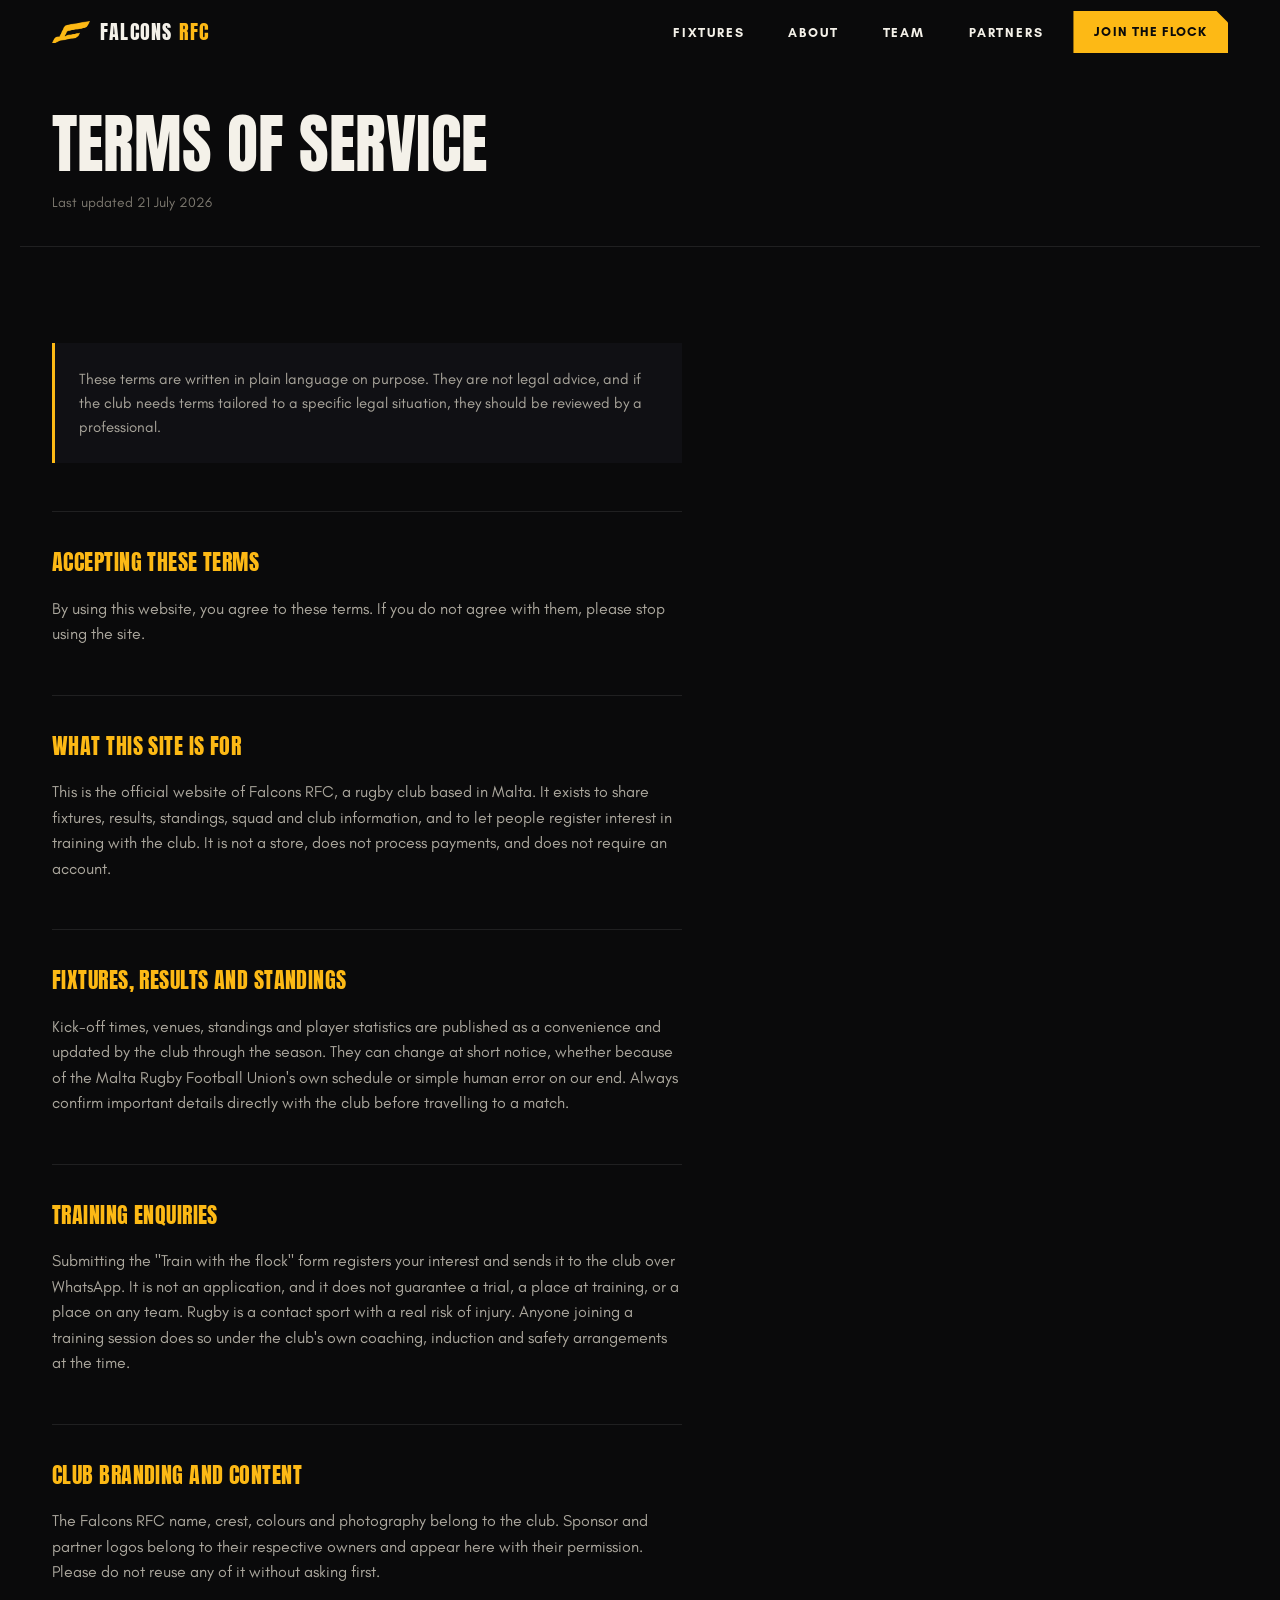
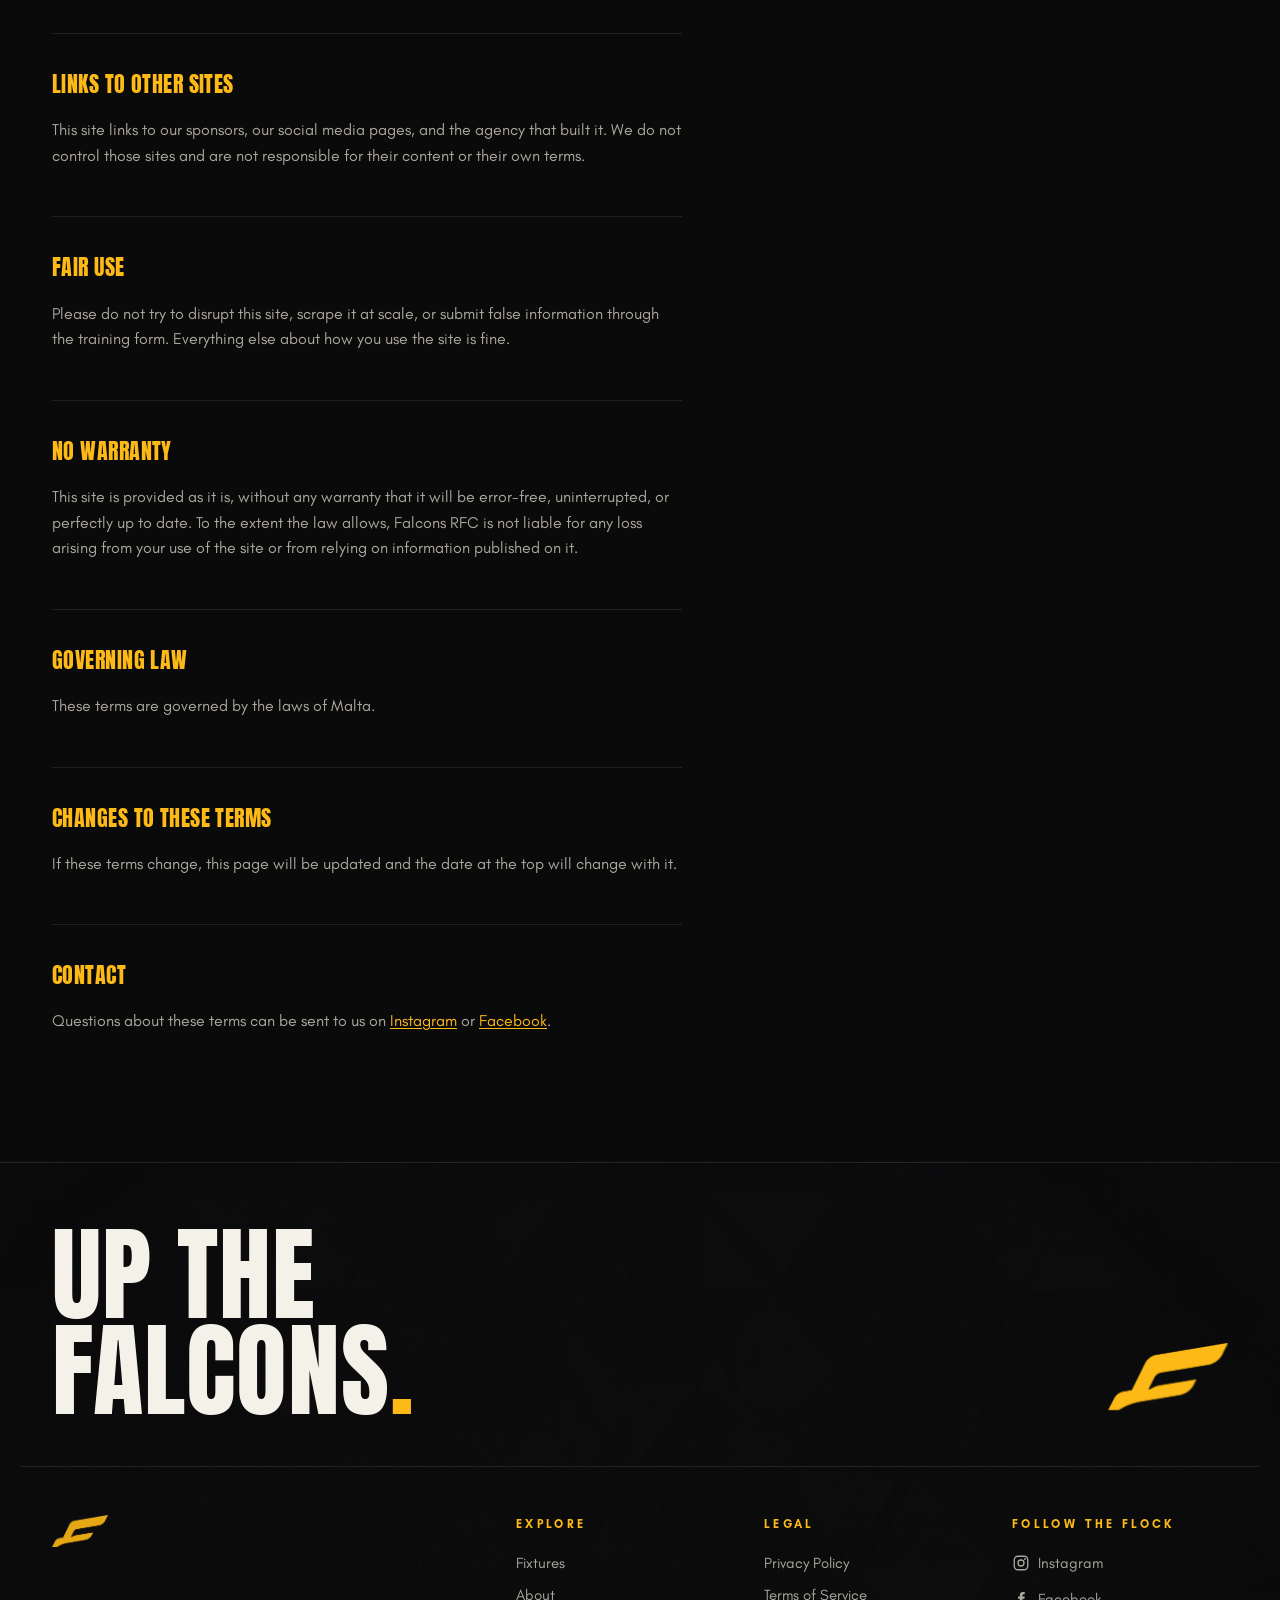
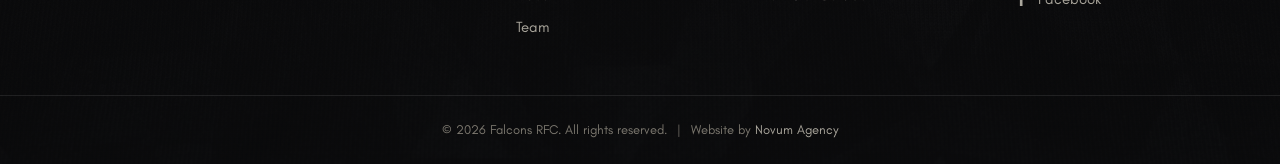
<file: terms.html>
<!DOCTYPE html>
<html lang="en">
<head>
  <meta charset="UTF-8" />
  <meta name="viewport" content="width=device-width, initial-scale=1.0" />
  <title>Terms of Service | Falcons RFC</title>
  <meta name="description" content="The terms for using the Falcons RFC website." />
  <meta name="theme-color" content="#0A0A0B" />
  <meta name="robots" content="noindex" />

  <meta property="og:title" content="Terms of Service | Falcons RFC" />
  <meta property="og:type" content="website" />
  <meta property="og:url" content="https://isaacmagro1.github.io/falcons-rfc/terms.html" />

  <link rel="icon" type="image/png" href="assets/img/favicon.png" />

  <link rel="preload" href="assets/fonts/anton-regular.woff2" as="font" type="font/woff2" crossorigin />
  <link rel="preload" href="assets/fonts/glacial-regular.woff2" as="font" type="font/woff2" crossorigin />

  <link rel="stylesheet" href="css/style.css" />
  <script>document.documentElement.classList.add("js");</script>
</head>
<body>

  <a class="skip-link" href="#terms-content">Skip to terms</a>

  <!-- ============ HEADER / NAV ============ -->
  <header class="site-header" id="top">
    <nav class="site-nav container" aria-label="Primary">
      <a class="nav-brand" href="index.html">
        <img src="assets/img/falcons-mark.png" alt="" width="44" height="25" />
        <span class="nav-brand__word">Falcons <em>RFC</em></span>
      </a>
      <ul class="nav-links">
        <li><a href="index.html#matches">Fixtures</a></li>
        <li><a href="about.html">About</a></li>
        <li><a href="team.html">Team</a></li>
        <li><a href="index.html#sponsors">Partners</a></li>
      </ul>
      <a class="btn btn--gold nav-cta" href="index.html#join">Join the flock</a>
      <button class="nav-burger" id="nav-burger" type="button"
              aria-expanded="false" aria-controls="menu-overlay" aria-label="Open menu">
        <span></span><span></span>
      </button>
    </nav>
  </header>

  <!-- Full-screen menu (mobile) -->
  <div class="menu-overlay" id="menu-overlay" hidden>
    <nav aria-label="Menu">
      <ul class="menu-overlay__links">
        <li style="--i:0"><a href="index.html#matches">Fixtures</a></li>
        <li style="--i:1"><a href="about.html">About</a></li>
        <li style="--i:2"><a href="team.html">Team</a></li>
        <li style="--i:3"><a href="index.html#sponsors">Partners</a></li>
      </ul>
    </nav>
    <div class="menu-overlay__foot" style="--i:4">
      <a class="btn btn--gold" href="index.html#join">Join the flock</a>
    </div>
  </div>

  <div class="legal-top container">
    <h1 class="legal-top__title">Terms of Service</h1>
    <p class="legal-top__updated">Last updated 21 July 2026</p>
  </div>

  <main>
    <section class="section" id="terms-content" aria-label="Terms of Service">
      <div class="container">
        <div class="legal">

          <div class="legal__note">
            <p>These terms are written in plain language on purpose. They are not legal advice, and if the club needs terms tailored to a specific legal situation, they should be reviewed by a professional.</p>
          </div>

          <div class="legal__section">
            <h2>Accepting these terms</h2>
            <p>By using this website, you agree to these terms. If you do not agree with them, please stop using the site.</p>
          </div>

          <div class="legal__section">
            <h2>What this site is for</h2>
            <p>This is the official website of Falcons RFC, a rugby club based in Malta. It exists to share fixtures, results, standings, squad and club information, and to let people register interest in training with the club. It is not a store, does not process payments, and does not require an account.</p>
          </div>

          <div class="legal__section">
            <h2>Fixtures, results and standings</h2>
            <p>Kick-off times, venues, standings and player statistics are published as a convenience and updated by the club through the season. They can change at short notice, whether because of the Malta Rugby Football Union's own schedule or simple human error on our end. Always confirm important details directly with the club before travelling to a match.</p>
          </div>

          <div class="legal__section">
            <h2>Training enquiries</h2>
            <p>Submitting the "Train with the flock" form registers your interest and sends it to the club over WhatsApp. It is not an application, and it does not guarantee a trial, a place at training, or a place on any team. Rugby is a contact sport with a real risk of injury. Anyone joining a training session does so under the club's own coaching, induction and safety arrangements at the time.</p>
          </div>

          <div class="legal__section">
            <h2>Club branding and content</h2>
            <p>The Falcons RFC name, crest, colours and photography belong to the club. Sponsor and partner logos belong to their respective owners and appear here with their permission. Please do not reuse any of it without asking first.</p>
          </div>

          <div class="legal__section">
            <h2>Links to other sites</h2>
            <p>This site links to our sponsors, our social media pages, and the agency that built it. We do not control those sites and are not responsible for their content or their own terms.</p>
          </div>

          <div class="legal__section">
            <h2>Fair use</h2>
            <p>Please do not try to disrupt this site, scrape it at scale, or submit false information through the training form. Everything else about how you use the site is fine.</p>
          </div>

          <div class="legal__section">
            <h2>No warranty</h2>
            <p>This site is provided as it is, without any warranty that it will be error-free, uninterrupted, or perfectly up to date. To the extent the law allows, Falcons RFC is not liable for any loss arising from your use of the site or from relying on information published on it.</p>
          </div>

          <div class="legal__section">
            <h2>Governing law</h2>
            <p>These terms are governed by the laws of Malta.</p>
          </div>

          <div class="legal__section">
            <h2>Changes to these terms</h2>
            <p>If these terms change, this page will be updated and the date at the top will change with it.</p>
          </div>

          <div class="legal__section">
            <h2>Contact</h2>
            <p>Questions about these terms can be sent to us on <a href="https://instagram.com/falconsmalta" target="_blank" rel="noopener">Instagram</a> or <a href="https://facebook.com/FalconsRFC" target="_blank" rel="noopener">Facebook</a>.</p>
          </div>

        </div>
      </div>
    </section>
  </main>

  <!-- ============ FOOTER ============ -->
  <footer class="site-footer">
    <div class="container footer-hero">
      <p class="footer-hero__line reveal">Up the<br />Falcons<span>.</span></p>
      <img class="footer-hero__mark reveal" src="assets/img/falcons-mark.png" alt="" width="120" height="67" loading="lazy" />
    </div>
    <div class="container footer-grid">
      <div class="footer-brand">
        <img class="footer-brand__mark" src="assets/img/falcons-mark.png" alt="Falcons RFC" width="56" height="31" loading="lazy" />
      </div>
      <nav class="footer-col" aria-label="Footer">
        <h3>Explore</h3>
        <ul>
          <li><a href="index.html#matches">Fixtures</a></li>
          <li><a href="about.html">About</a></li>
          <li><a href="team.html">Team</a></li>
        </ul>
      </nav>
      <div class="footer-col">
        <h3>Legal</h3>
        <ul>
          <li><a href="privacy.html">Privacy Policy</a></li>
          <li><a href="terms.html" aria-current="page">Terms of Service</a></li>
        </ul>
      </div>
      <div class="footer-col" id="footer-social">
        <h3>Follow the Flock</h3>
        <ul>
          <!-- Social links rendered by JS -->
        </ul>
      </div>
    </div>
    <div class="footer-legal">
      <div class="container footer-legal__inner">
        <p><span class="footer-legal__part">&copy; <span id="footer-year">2026</span> Falcons RFC. All rights reserved.</span> <span class="footer-legal__sep" aria-hidden="true">|</span> <span class="footer-legal__part">Website by <a href="https://www.novummarketing.co/" target="_blank" rel="noopener">Novum Agency</a></span></p>
      </div>
    </div>
  </footer>

  <script type="application/json" id="fallback-data">
  {"matches":{"season":"2026/27","note":"Fixture list, kick-off times and venues from the club's final 2026/27 fixtures sheet.","matches":[{"id":"mrc-md1","competition":"Malta Rugby Championship","round":"Matchday 1","date":"2026-10-10","time":"13:30","opponent":"UM Wolves","venue":"Marsa Rugby Football Pitch","home":false},{"id":"mrc-md3","competition":"Malta Rugby Championship","round":"Matchday 3","date":"2026-10-24","time":"13:30","opponent":"Overseas","venue":"New Hibs Ground","home":false},{"id":"mrc-md4","competition":"Malta Rugby Championship","round":"Matchday 4","date":"2026-11-21","time":"15:45","opponent":"Stompers","venue":"Marsa Rugby Football Pitch","home":true},{"id":"mrc-md5","competition":"Malta Rugby Championship","round":"Matchday 5","date":"2026-11-28","time":"15:45","opponent":"Kavallieri","venue":"Marsa Rugby Football Pitch","home":false},{"id":"mrc-md6","competition":"Malta Rugby Championship","round":"Matchday 6","date":"2026-12-05","time":"15:45","opponent":"UM Wolves","venue":"New Hibs Ground","home":true},{"id":"mrc-md8","competition":"Malta Rugby Championship","round":"Matchday 8","date":"2027-01-09","time":"15:45","opponent":"Overseas","venue":"Marsa Rugby Football Pitch","home":true},{"id":"mrc-md9","competition":"Malta Rugby Championship","round":"Matchday 9","date":"2027-01-16","time":"13:30","opponent":"Stompers","venue":"New Hibs Ground","home":true},{"id":"mrc-md10","competition":"Malta Rugby Championship","round":"Matchday 10","date":"2027-01-23","time":"13:30","opponent":"Kavallieri","venue":"Marsa Rugby Football Pitch","home":true},{"id":"mrc-md11","competition":"Malta Rugby Championship","round":"Matchday 11","date":"2027-01-30","time":"13:30","opponent":"UM Wolves","venue":"New Hibs Ground","home":false},{"id":"mrc-md13","competition":"Malta Rugby Championship","round":"Matchday 13","date":"2027-03-06","time":"13:30","opponent":"Overseas","venue":"Marsa Rugby Football Pitch","home":false},{"id":"mrc-md14","competition":"Malta Rugby Championship","round":"Matchday 14","date":"2027-03-13","time":"15:45","opponent":"Stompers","venue":"Marsa Rugby Football Pitch","home":true},{"id":"mrc-md15","competition":"Malta Rugby Championship","round":"Matchday 15","date":"2027-03-20","time":"15:45","opponent":"Kavallieri","venue":"Marsa Rugby Football Pitch","home":false},{"id":"cup-sf","competition":"Prestige Cup","round":"Semi-final","date":"2027-04-10","time":null,"opponent":null,"venue":null,"home":null,"note":"Pairings decided during the season"},{"id":"cup-final","competition":"Prestige Cup","round":"Final","date":"2027-04-24","time":"15:45","opponent":null,"venue":"Marsa Rugby Football Pitch","home":null}]},"sponsors":{"note":"Roster and logo files from the club's Sponsorship Logos folder. Set \"website\" to link a sponsor out.","sponsors":[{"name":"Dalton Reefers","tier":"main","tagline":"Season 2026/27","logo":"assets/img/sponsors/dalton-reefers.png","website":null},{"name":"Cisk","tier":"partner","tagline":null,"logo":"assets/img/sponsors/cisk.png","website":null},{"name":"Deefort","tier":"partner","tagline":"Official Kit Partner","logo":"assets/img/sponsors/deefort.png","website":null},{"name":"San Paolo Naufrago","tier":"partner","tagline":null,"logo":"assets/img/sponsors/san-paolo-naufrago.png","website":null},{"name":"Portughes","tier":"partner","tagline":null,"logo":"assets/img/sponsors/portughes.png","website":null},{"name":"Prestige","tier":"partner","tagline":"Prestige Cup Partner","logo":"assets/img/sponsors/prestige.png","website":null},{"name":"Lemon Soda","tier":"partner","tagline":null,"logo":"assets/img/sponsors/lemon-soda.png","website":null},{"name":"Martina's","tier":"partner","tagline":null,"logo":"assets/img/sponsors/martinas.png","website":null},{"name":"Heels & Keys","tier":"partner","tagline":"Key Cutting & Shoe Repair","logo":"assets/img/sponsors/heels-keys.png","website":null},{"name":"Novum","tier":"partner","tagline":null,"logo":"assets/img/sponsors/novum.png","website":"https://www.novummarketing.co/"},{"name":"Adura","tier":"partner","tagline":null,"logo":"assets/img/sponsors/adura.png","website":null},{"name":"Training Room","tier":"partner","tagline":null,"logo":"assets/img/sponsors/training-room.png","website":null}]},"teamInfo":{"name":"Falcons RFC","shortName":"Falcons","location":"San Pawl il-Baħar, Malta","colors":"Black & Gold","league":"Malta Rugby Championship","cup":"Prestige Cup","grounds":["Marsa Rugby Football Pitch","New Hibs Ground"],"about":["Falcons RFC has been playing rugby in black and gold since 2005, growing from a kids' tag rugby side into one of Malta's five senior clubs."],"honours":[{"title":"Mediterranean Bank Cup","detail":"2nd Division winners, 2013/14 & 2014/15"},{"title":"Women's 7s & 10s Champions","detail":"Both tournament titles, 2013/14 season"},{"title":"Player of the Year","detail":"Kyle Gauci, Malta Rugby Championship"},{"title":"Top Scorer of the Year","detail":"Brendan Dalton, Malta Rugby Championship"}],"social":[{"platform":"Instagram","handle":"@falconsmalta","url":"https://instagram.com/falconsmalta"},{"platform":"Facebook","handle":"Falcons RFC","url":"https://facebook.com/FalconsRFC"}],"whatsapp":null},"standings":{"season":"2026/27","updated":null,"note":"The league kicks off on 10 October. Table updates through the season.","table":[{"team":"Falcons","played":0,"won":0,"drawn":0,"lost":0,"pf":0,"pa":0,"bp":0,"points":0},{"team":"Kavallieri","played":0,"won":0,"drawn":0,"lost":0,"pf":0,"pa":0,"bp":0,"points":0},{"team":"Overseas","played":0,"won":0,"drawn":0,"lost":0,"pf":0,"pa":0,"bp":0,"points":0},{"team":"Stompers","played":0,"won":0,"drawn":0,"lost":0,"pf":0,"pa":0,"bp":0,"points":0},{"team":"UM Wolves","played":0,"won":0,"drawn":0,"lost":0,"pf":0,"pa":0,"bp":0,"points":0}]},"playerStats":{"season":"2026/27","updated":null,"note":"Stats update through the season. Zeros until the league kicks off on 10 October.","players":[],"fields":"Per player: name (exactly as in squad.json), games, minutes, tries, conversions, yellow, red. Points = tries x 5 + conversions x 2, computed automatically."},"squad":{"season":"2026/27","units":[{"unit":"Forwards","positions":[{"position":"Loosehead Props","players":["Andrea Borg","Kyle Micallef","Vince Farrugia","David Agius"]},{"position":"Hookers","players":["Nicholas Azzopardi","Gabriel Scicluna"]},{"position":"Tighthead Props","players":["Terence Galdes","Clive Sciberras"]},{"position":"Second Rows","players":["Martin Barbara","George Elliott","Alexander Role","Cormac Dennehy","Marc Ellis Hooley"]},{"position":"Flankers","players":["Aiden Demicoli","Ryan Felice","Andrew Vella","Mattia Borg"]},{"position":"Number 8","players":["Dimitrije Avramovic","Liam Scicluna"]}]},{"unit":"Backs","positions":[{"position":"Scrum Half","players":["Shehan Sheyamantha","Micheal Buys"]},{"position":"Fly Half","players":["Kyle Gauci","Antoine Barbet","Simon Leymarie"]},{"position":"Centre","players":["Alvaro Moreno","Brendan Dalton","Gary O'Sullivan"]},{"position":"Wing","players":["Ernest Degabriele","Kane Tippett","Henry Pearman","Kristian Sammut","Aidan Isherwood","Jeremy Borg Micallef","Tommy Debono","Harry Waswa"]},{"position":"Fullback","players":["Clement Gruyer","Antoine Chedo","Guillaume Boulvais"]}]}]}}
  </script>

  <script src="js/script.js" defer></script>
</body>
</html>
</file>
<file: css/style.css>
/* ==========================================================================
   FALCONS RFC — style.css
   Design system: see design.md
   Structure:
     1. Fonts             6. Menu overlay      11. Sponsors
     2. Tokens & reset    7. Hero              12. The Club
     3. Utilities         8. Marquee           13. Banner
     4. Buttons           9. Fixtures (gold)   14. Footer
     5. Header / Nav     10. Stats             15. Motion & a11y
   ========================================================================== */

/* --------------------------------------------------------------------------
   1. FONTS (self-hosted, WOFF2, swap so text is never invisible)
   -------------------------------------------------------------------------- */
@font-face {
  font-family: "Anton";
  src: url("../assets/fonts/anton-regular.woff2") format("woff2");
  font-weight: 400;
  font-style: normal;
  font-display: swap;
}
@font-face {
  font-family: "Glacial Indifference";
  src: url("../assets/fonts/glacial-regular.woff2") format("woff2");
  font-weight: 400;
  font-style: normal;
  font-display: swap;
}
@font-face {
  font-family: "Glacial Indifference";
  src: url("../assets/fonts/glacial-bold.woff2") format("woff2");
  font-weight: 700;
  font-style: normal;
  font-display: swap;
}

/* --------------------------------------------------------------------------
   2. TOKENS & RESET
   -------------------------------------------------------------------------- */
:root {
  /* Brand colours — gold sampled from the official Falcons logo (#FDB915) */
  --gold:        #FDB915;
  --gold-bright: #FFC531;
  --gold-deep:   #D99C00;

  /* Blacks & surfaces */
  --black:   #0A0A0B;
  --ink-900: #101014;
  --ink-800: #17171D;
  --ink-700: #202028;

  /* Text on dark */
  --text:       #F4F1E9;
  --text-muted: #ABA79D;
  --text-faint: #7C786F;

  /* Text on the gold field */
  --on-gold:       #0A0A0B;
  --on-gold-muted: rgba(10, 10, 11, 0.66);
  --on-gold-line:  rgba(10, 10, 11, 0.22);

  /* Lines & glows */
  --line:      rgba(255, 255, 255, 0.09);
  --line-gold: rgba(253, 185, 21, 0.35);
  --glow-gold: 0 0 0 1px rgba(253, 185, 21, 0.55), 0 12px 40px -12px rgba(253, 185, 21, 0.35);

  /* Type */
  --font-display: "Anton", "Arial Narrow", sans-serif;
  --font-body: "Glacial Indifference", "Helvetica Neue", Arial, sans-serif;

  /* Spacing — 8px scale */
  --s-1: 0.5rem;   /* 8  */
  --s-2: 1rem;     /* 16 */
  --s-3: 1.5rem;   /* 24 */
  --s-4: 2rem;     /* 32 */
  --s-5: 3rem;     /* 48 */
  --s-6: 4rem;     /* 64 */
  --s-7: 6rem;     /* 96 */
  --s-8: 8rem;     /* 128 */

  /* Layout */
  --container: 1240px;
  --gutter: 1rem;
  --header-h: 4rem;

  /* Card corner notch — the triangle motif, cut into corners */
  --notch: 16px;

  /* Motion — strong custom curves; built-in CSS easings are too weak.
     UI transitions stay under 300ms so the site always feels responsive. */
  --ease-out: cubic-bezier(0.23, 1, 0.32, 1);      /* entrances, hovers, releases */
  --ease-in-out: cubic-bezier(0.77, 0, 0.175, 1);  /* on-screen movement */
  --t-press: 140ms;  /* button press feedback */
  --t-fast: 200ms;   /* hovers, small state changes */
  --t-move: 380ms;   /* larger movement */
}

*,
*::before,
*::after {
  box-sizing: border-box;
  margin: 0;
  padding: 0;
}

html {
  scroll-behavior: smooth;
  /* Fixed header height — keeps anchor targets clear of the nav */
  scroll-padding-top: 4.75rem;
  /* Lock horizontal panning — clip beats hidden because it can't become
     a scroll container (iOS Safari respects it on both roots) */
  overflow-x: hidden;
  overflow-x: clip;
}

body {
  font-family: var(--font-body);
  font-size: 1rem;
  line-height: 1.6;
  color: var(--text);
  background-color: var(--black);
  -webkit-font-smoothing: antialiased;
  overflow-x: hidden;
  overflow-x: clip;
}

img {
  max-width: 100%;
  height: auto;
  display: block;
}

ul, ol {
  list-style: none;
}

/* The hidden attribute always wins, even over display:flex components */
[hidden] {
  display: none !important;
}

a {
  color: var(--gold);
  text-decoration: none;
}

/* Kill the legacy 300ms tap delay on touch browsers */
a,
button {
  touch-action: manipulation;
}

:focus-visible {
  outline: 2px solid var(--gold);
  outline-offset: 3px;
  border-radius: 2px;
}

::selection {
  background: var(--gold);
  color: var(--black);
}

/* --------------------------------------------------------------------------
   3. UTILITIES
   -------------------------------------------------------------------------- */
.container {
  width: 100%;
  max-width: var(--container);
  margin-inline: auto;
  padding-inline: var(--gutter);
}

@media (min-width: 768px) {
  :root { --gutter: 2rem; }
}

.visually-hidden {
  position: absolute;
  width: 1px;
  height: 1px;
  padding: 0;
  margin: -1px;
  overflow: hidden;
  clip: rect(0 0 0 0);
  white-space: nowrap;
  border: 0;
}

.skip-link {
  position: absolute;
  top: -100%;
  left: var(--s-2);
  z-index: 400;
  padding: var(--s-1) var(--s-2);
  background: var(--gold);
  color: var(--black);
  font-weight: 700;
  transition: top var(--t-fast) var(--ease-out);
}
.skip-link:focus {
  top: var(--s-2);
}

/* Section rhythm */
.section {
  padding-block: var(--s-6) var(--s-7);
}
@media (min-width: 768px) {
  .section { padding-block: var(--s-7) var(--s-8); }
}

/* Section headers — editorial: numbered eyebrow, huge left-set display title */
.section-head {
  margin-bottom: var(--s-5);
}
.section-head__row {
  display: flex;
  align-items: flex-end;
  justify-content: space-between;
  gap: var(--s-3);
}
.section-head__eyebrow {
  font-weight: 700;
  font-size: 0.8125rem;
  letter-spacing: 0.35em;
  text-transform: uppercase;
  color: var(--gold);
  margin-bottom: var(--s-2);
}
.section-head__title {
  font-family: var(--font-display);
  font-weight: 400;
  font-size: clamp(2.75rem, 8vw, 5rem);
  line-height: 0.96;
  letter-spacing: 0.01em;
  text-transform: uppercase;
  text-wrap: balance;
}
.section-head__sub {
  margin-top: var(--s-3);
  color: var(--text-muted);
  max-width: 52ch;
}

/* Line-mask reveal for display titles: the text slides up from behind
   its own baseline. Transition (not keyframes) so it stays interruptible.
   Hidden states are scoped to .js (set by an inline <head> script) so
   nothing is ever invisible when JavaScript doesn't run. */
.t-line {
  display: block;
  overflow: hidden;
  padding-block-end: 0.08em; /* keep descenders un-clipped */
}
.t-line > span {
  display: block;
  transition: transform 700ms var(--ease-out);
}
.js .t-line > span {
  transform: translateY(112%);
}
.js .t-line.is-visible > span {
  transform: translateY(0);
}

/* Scroll-reveal — animation (not transition) so it can never fight the
   hover/press transitions that live on the same elements. JS staggers
   siblings via --reveal-delay (45ms steps). Runs once per element. */
.js .reveal {
  opacity: 0;
}
.reveal.is-visible {
  opacity: 1;
  animation: reveal-in 500ms var(--ease-out) both;
  animation-delay: var(--reveal-delay, 0ms);
}
@keyframes reveal-in {
  from {
    opacity: 0;
    transform: translateY(14px);
  }
  to {
    opacity: 1;
    transform: translateY(0);
  }
}

/* Image clip reveal — the photo wipes up from its bottom edge */
.reveal--clip.is-visible {
  animation: reveal-clip 800ms var(--ease-out) both;
  animation-delay: var(--reveal-delay, 0ms);
}
@keyframes reveal-clip {
  from {
    opacity: 1;
    clip-path: inset(100% 0 0 0);
    transform: none;
  }
  to {
    opacity: 1;
    clip-path: inset(0 0 0 0);
    transform: none;
  }
}


/* --------------------------------------------------------------------------
   4. BUTTONS
   -------------------------------------------------------------------------- */
.btn {
  display: inline-block;
  padding: 0.875rem 1.75rem;
  font-family: var(--font-body);
  font-weight: 700;
  font-size: 0.9375rem;
  letter-spacing: 0.08em;
  text-transform: uppercase;
  border: 1px solid transparent;
  cursor: pointer;
  transition: transform var(--t-press) var(--ease-out),
              background-color var(--t-fast) ease,
              color var(--t-fast) ease,
              border-color var(--t-fast) ease;
  /* Notched top-right corner — brand triangle motif */
  clip-path: polygon(0 0, calc(100% - 12px) 0, 100% 12px, 100% 100%, 0 100%);
}
/* Press feedback: the interface confirms it heard you */
.btn:active {
  transform: scale(0.97);
}
@media (hover: hover) and (pointer: fine) {
  .btn:hover {
    transform: translateY(-2px);
  }
  .btn:active {
    transform: translateY(0) scale(0.97);
  }
}

.btn--gold {
  background: var(--gold);
  color: var(--black);
}
.btn--gold:hover {
  background: var(--gold-bright);
}

.btn--ghost {
  border-color: rgba(244, 241, 233, 0.4);
  color: var(--text);
}
.btn--ghost:hover {
  border-color: var(--gold);
  color: var(--gold);
}

.btn--dark {
  background: var(--black);
  border-color: var(--gold);
  color: var(--gold);
}
.btn--dark:hover {
  background: var(--gold);
  color: var(--black);
}

/* --------------------------------------------------------------------------
   5. HEADER / NAV
   -------------------------------------------------------------------------- */
.site-header {
  position: fixed;
  inset: 0 0 auto 0;
  z-index: 200;
  border-bottom: 1px solid transparent;
  transition: background-color var(--t-fast) ease,
              border-color var(--t-fast) ease;
}
.site-header.is-scrolled {
  background: rgba(10, 10, 11, 0.9);
  -webkit-backdrop-filter: blur(14px);
  backdrop-filter: blur(14px);
  border-bottom-color: var(--line);
}


.site-nav {
  display: flex;
  align-items: center;
  gap: var(--s-3);
  height: var(--header-h);
}

.nav-brand {
  display: flex;
  align-items: center;
  gap: 0.625rem;
  margin-right: auto;
}
.nav-brand img {
  width: 2.375rem;
}
.nav-brand__word {
  font-family: var(--font-display);
  font-size: 1.25rem;
  letter-spacing: 0.06em;
  text-transform: uppercase;
  color: var(--text);
}
.nav-brand__word em {
  font-style: normal;
  color: var(--gold);
}

.nav-links {
  display: flex;
  gap: var(--s-4);
}
.nav-links a {
  font-weight: 700;
  font-size: 0.8125rem;
  letter-spacing: 0.14em;
  text-transform: uppercase;
  color: var(--text);
  /* ≥44px tap target inside the 64px bar */
  padding: 0.875rem 0.375rem;
  border-bottom: 2px solid transparent;
  transition: color 150ms ease, border-color 150ms ease;
}
@media (hover: hover) and (pointer: fine) {
  .nav-links a:hover {
    color: var(--gold);
    border-bottom-color: var(--gold);
  }
}
/* Scrollspy marks the section in view; team.html marks itself as page */
.nav-links a[aria-current] {
  color: var(--gold);
  border-bottom-color: var(--gold);
}

.nav-cta {
  padding: 0.625rem 1.25rem;
  font-size: 0.8125rem;
}

/* Burger — mobile only. Own translucent chip (not transparent) so it stays
   legible against any hero backdrop — photo, canvas or gold — since the
   header itself has no background until the page is scrolled. */
.nav-burger {
  display: none;
  position: relative;
  width: 2.75rem;
  height: 2.75rem;
  background: rgba(10, 10, 11, 0.55);
  -webkit-backdrop-filter: blur(6px);
  backdrop-filter: blur(6px);
  border: 1px solid rgba(244, 241, 233, 0.3);
  box-shadow: 0 4px 14px -6px rgba(0, 0, 0, 0.65);
  cursor: pointer;
  clip-path: polygon(8px 0, 100% 0, 100% calc(100% - 8px), calc(100% - 8px) 100%, 0 100%, 0 8px);
  transition: transform var(--t-press) var(--ease-out), border-color var(--t-fast) ease,
              background-color var(--t-fast) ease;
}
.nav-burger:active {
  transform: scale(0.94);
}
.nav-burger span {
  position: absolute;
  left: 50%;
  top: 50%;
  width: 1.25rem;
  height: 2px;
  background: var(--text);
  transition: transform 280ms var(--ease-out), background-color var(--t-fast) ease;
}
.nav-burger span:nth-child(1) { transform: translate(-50%, calc(-50% - 4px)); }
.nav-burger span:nth-child(2) { transform: translate(-50%, calc(-50% + 4px)); }
.nav-burger[aria-expanded="true"] {
  border-color: var(--line-gold);
}
.nav-burger[aria-expanded="true"] span {
  background: var(--gold);
}
.nav-burger[aria-expanded="true"] span:nth-child(1) { transform: translate(-50%, -50%) rotate(45deg); }
.nav-burger[aria-expanded="true"] span:nth-child(2) { transform: translate(-50%, -50%) rotate(-45deg); }

@media (max-width: 767px) {
  .nav-links,
  .nav-cta { display: none; }
  .nav-burger { display: block; }
}

/* --------------------------------------------------------------------------
   6. MENU OVERLAY (mobile)
   -------------------------------------------------------------------------- */
.menu-overlay {
  position: fixed;
  inset: 0;
  z-index: 150;
  display: flex;
  flex-direction: column;
  justify-content: space-between;
  padding: calc(var(--header-h) + 3rem) var(--gutter) var(--s-5);
  background:
    linear-gradient(180deg, rgba(10, 10, 11, 0.96), rgba(10, 10, 11, 0.99)),
    url("../assets/img/pattern-hero.jpg") center / cover no-repeat;
  opacity: 0;
  visibility: hidden;
  transition: opacity 320ms var(--ease-out), visibility 0s linear 320ms;
}
.menu-overlay.is-open {
  opacity: 1;
  visibility: visible;
  transition: opacity 320ms var(--ease-out);
}

.menu-overlay__links li {
  border-bottom: 1px solid var(--line);
}
.menu-overlay__links a {
  display: flex;
  align-items: baseline;
  gap: var(--s-2);
  padding-block: var(--s-2);
  font-family: var(--font-display);
  font-size: clamp(2.5rem, 11vw, 3.5rem);
  line-height: 1.1;
  letter-spacing: 0.02em;
  text-transform: uppercase;
  color: var(--text);
  transition: color var(--t-fast) ease;
}
.menu-overlay__links a:active {
  color: var(--gold);
}

.menu-overlay__foot {
  display: grid;
  gap: var(--s-2);
  justify-items: start;
}
.menu-overlay__foot p {
  font-weight: 700;
  font-size: 0.75rem;
  letter-spacing: 0.28em;
  text-transform: uppercase;
  color: var(--text-faint);
}

/* Staggered entrance for the overlay content */
.menu-overlay li,
.menu-overlay__foot {
  opacity: 0;
  transform: translateY(18px);
  transition: opacity 360ms var(--ease-out), transform 360ms var(--ease-out);
}
.menu-overlay.is-open li,
.menu-overlay.is-open .menu-overlay__foot {
  opacity: 1;
  transform: translateY(0);
  transition-delay: calc(60ms + var(--i, 0) * 55ms);
}

/* --------------------------------------------------------------------------
   7. HERO
   -------------------------------------------------------------------------- */
.hero {
  position: relative;
  min-height: 100svh;
  display: flex;
  flex-direction: column;
  overflow: hidden;
  background: var(--black);
}

/* Living background: the canvas triangle field over a gradient floor
   (the floor is all a no-JS visitor sees, and it still reads on-brand) */
.hero__bg {
  position: absolute;
  inset: 0;
  z-index: 0;
  background:
    radial-gradient(110% 50% at 78% 100%,
      rgba(253, 185, 21, 0.14) 0%,
      rgba(253, 185, 21, 0) 60%),
    linear-gradient(160deg, #101014 0%, #0A0A0B 55%, #0D0C09 100%);
}
.hero__canvas {
  position: absolute;
  inset: 0;
  width: 100%;
  height: 100%;
}

/* Giant kinetic wordmark — slides with the scroll behind the content */
.hero__watermark {
  position: absolute;
  z-index: 0;
  left: -0.04em;
  bottom: 2.5rem;
  font-family: var(--font-display);
  font-size: clamp(7rem, 24vw, 21rem);
  line-height: 0.8;
  letter-spacing: 0.01em;
  text-transform: uppercase;
  white-space: nowrap;
  color: transparent;
  -webkit-text-stroke: 1px rgba(244, 241, 233, 0.14);
  pointer-events: none;
  user-select: none;
  will-change: transform;
}
@supports not (-webkit-text-stroke: 1px #fff) {
  .hero__watermark { color: rgba(244, 241, 233, 0.05); }
}

.hero__inner {
  position: relative;
  z-index: 1;
  flex: 1;
  display: grid;
  align-content: center;
  gap: var(--s-5);
  padding-block: calc(var(--header-h) + 4.5rem) var(--s-6);
}
@media (min-width: 1024px) {
  .hero__inner {
    grid-template-columns: minmax(0, 7fr) minmax(0, 5fr);
    align-items: center;
    gap: var(--s-6);
  }
}

/* One-time entrance. Title lines slide out of clipped masks (print-press
   feel); the rest fades up. Last element settles ~800ms. */
.hero__eyebrow,
.hero__tagline,
.hero__actions,
.hero-card {
  animation: reveal-in 600ms var(--ease-out) both;
}
.hero__mask {
  display: block;
  overflow: hidden;
  padding-block-end: 0.06em;
}
.hero__mask .hero__line {
  animation: line-up 750ms var(--ease-out) both;
}
.hero__mask:nth-child(1) .hero__line { animation-delay: 80ms; }
.hero__mask:nth-child(2) .hero__line { animation-delay: 170ms; }
.hero__tagline  { animation-delay: 300ms; }
.hero__actions  { animation-delay: 370ms; }
.hero-card      { animation-delay: 440ms; }
@keyframes line-up {
  from { transform: translateY(112%); }
  to   { transform: translateY(0); }
}

.hero__eyebrow {
  display: flex;
  align-items: center;
  gap: 0.75rem;
  font-weight: 700;
  font-size: 0.8125rem;
  letter-spacing: 0.32em;
  text-transform: uppercase;
  color: var(--gold);
  margin-bottom: var(--s-3);
}

.hero__title {
  font-family: var(--font-display);
  font-weight: 400;
  font-size: clamp(3.25rem, 13.5vw, 8.25rem);
  line-height: 0.94;
  letter-spacing: 0.005em;
  text-transform: uppercase;
}
.hero__line {
  display: block;
}
/* Outlined first line — print-poster contrast against the solid second line */
.hero__line--outline {
  color: transparent;
  -webkit-text-stroke: 2px rgba(244, 241, 233, 0.9);
}
@supports not (-webkit-text-stroke: 2px #fff) {
  .hero__line--outline { color: var(--text); }
}
.hero__title .gold {
  font-style: normal;
  color: var(--gold);
}
.hero__title .amp {
  font-style: normal;
  color: var(--text-faint);
}

.hero__tagline {
  margin-top: var(--s-3);
  color: var(--text-muted);
  font-size: clamp(0.9375rem, 2.5vw, 1.125rem);
  max-width: 44ch;
}

.hero__actions {
  display: flex;
  flex-wrap: wrap;
  gap: var(--s-2);
  margin-top: var(--s-4);
}

/* ---- Next-match card (docked right on desktop) ---- */
.hero-card {
  justify-self: start;
  width: min(100%, 400px);
  padding: var(--s-3);
  background: rgba(16, 16, 20, 0.82);
  -webkit-backdrop-filter: blur(10px);
  backdrop-filter: blur(10px);
  border: 1px solid var(--line);
  box-shadow: inset 0 1px 0 rgba(255, 255, 255, 0.05);
  clip-path: polygon(
    0 0,
    calc(100% - var(--notch)) 0,
    100% var(--notch),
    100% 100%,
    var(--notch) 100%,
    0 calc(100% - var(--notch))
  );
}
@media (min-width: 1024px) {
  .hero-card { justify-self: end; }
}
.hero-card__label {
  display: inline-block;
  padding: 0.25rem 0.75rem;
  margin-bottom: var(--s-2);
  background: var(--gold);
  color: var(--black);
  font-weight: 700;
  font-size: 0.6875rem;
  letter-spacing: 0.22em;
  text-transform: uppercase;
  clip-path: polygon(6px 0, 100% 0, 100% 100%, 0 100%, 0 6px);
}
.hero-card__label--today {
  animation: badge-pulse 2s ease infinite;
}
.hero-card__comp {
  display: flex;
  align-items: flex-start;
  justify-content: space-between;
  gap: var(--s-1);
  font-weight: 700;
  font-size: 0.6875rem;
  letter-spacing: 0.18em;
  text-transform: uppercase;
  color: var(--text-faint);
  margin-bottom: var(--s-2);
}
.hero-card__teams {
  display: grid;
  grid-template-columns: 1fr auto 1fr;
  align-items: center;
  gap: var(--s-2);
  padding-block: var(--s-2);
}
.hero-card__meta {
  display: grid;
  gap: 0.375rem;
  padding-top: var(--s-2);
  border-top: 1px solid var(--line);
  font-size: 0.875rem;
  color: var(--text-muted);
}
.hero-card__meta strong {
  color: var(--text);
}
.hero-card__link {
  display: inline-block;
  margin-top: var(--s-2);
  font-weight: 700;
  font-size: 0.8125rem;
  letter-spacing: 0.12em;
  text-transform: uppercase;
  color: var(--gold);
}
@media (hover: hover) and (pointer: fine) {
  .hero-card__link:hover { color: var(--gold-bright); }
}

/* Compact team treatment inside the hero card */
.hero-card .match-team__logo { height: 3rem; }
.hero-card .match-team__initials {
  width: 3rem;
  height: 3rem;
  font-size: 1.125rem;
}
.hero-card .match-team__name { font-size: 0.875rem; }
.hero-card .match-ko {
  font-size: 0.75rem;
  padding: 0.375rem 0.75rem;
}

/* Live countdown to kick-off — ticks every second */
.hero-card__count {
  display: flex;
  flex-wrap: wrap;
  align-items: baseline;
  gap: 0.5rem 0.75rem;
  padding-block: var(--s-2) 0.25rem;
}
.hero-card__count-num {
  font-family: var(--font-display);
  font-size: 1.5rem;
  line-height: 1;
  color: var(--gold);
  font-variant-numeric: tabular-nums;
  letter-spacing: 0.04em;
}
.hero-card__count-num i {
  font-style: normal;
  font-family: var(--font-body);
  font-weight: 700;
  font-size: 0.6875rem;
  letter-spacing: 0.08em;
  color: var(--text-faint);
  margin-left: 0.125rem;
}
.hero-card__count-label {
  font-weight: 700;
  font-size: 0.625rem;
  letter-spacing: 0.2em;
  text-transform: uppercase;
  color: var(--text-faint);
}

/* --------------------------------------------------------------------------
   8. MARQUEE — shared ticker mechanics
   -------------------------------------------------------------------------- */
.marquee {
  overflow: hidden;
}
/* Spacing comes from per-item margins, not flex gap: the track is two
   identical halves, and only uniform per-item spacing keeps the -50%
   loop point invisible. */
.marquee__track {
  display: flex;
  align-items: center;
  width: max-content;
  animation: marquee-roll var(--marquee-speed, 30s) linear infinite;
}
.marquee__track > * {
  margin-right: var(--s-4);
}
/* Hold the rail still while the visitor reads it */
.marquee:hover .marquee__track,
.marquee:focus-within .marquee__track {
  animation-play-state: paused;
}
@keyframes marquee-roll {
  to { transform: translateX(-50%); }
}

/* Gold diamond separator */
.marquee i {
  flex-shrink: 0;
  width: 7px;
  height: 7px;
  background: var(--gold);
  transform: rotate(45deg);
}

/* Hero ticker flavour */
.hero__marquee {
  position: relative;
  z-index: 1;
  border-top: 1px solid var(--line);
  background: rgba(10, 10, 11, 0.65);
  -webkit-backdrop-filter: blur(6px);
  backdrop-filter: blur(6px);
  --marquee-speed: 32s;
}
.hero__marquee span {
  padding-block: 0.875rem;
  font-family: var(--font-display);
  font-size: 1rem;
  letter-spacing: 0.14em;
  text-transform: uppercase;
  color: var(--text-muted);
  white-space: nowrap;
}

/* --------------------------------------------------------------------------
   9. FIXTURES — the gold field
   -------------------------------------------------------------------------- */
.section--matches {
  background:
    linear-gradient(180deg, rgba(253, 185, 21, 0.94), rgba(253, 185, 21, 0.9)),
    url("../assets/img/jersey-gold.jpg") center / cover no-repeat;
  color: var(--on-gold);
}
.section--matches .section-head__eyebrow { color: var(--on-gold); }
.section--matches .section-head__sub { color: var(--on-gold-muted); }
.section--matches :focus-visible {
  outline-color: var(--black);
}
.section--matches ::selection {
  background: var(--black);
  color: var(--gold);
}

/* Rail arrows — flank the rail itself, vertically centred over the cards */
.rail-btn {
  position: absolute;
  top: calc(50% - var(--s-1));
  transform: translateY(-50%);
  z-index: 2;
  display: flex;
  align-items: center;
  justify-content: center;
  width: 2.75rem;
  height: 2.75rem;
  background: var(--black);
  border: 1px solid rgba(253, 185, 21, 0.4);
  color: var(--gold);
  cursor: pointer;
  box-shadow: 0 10px 26px -10px rgba(10, 10, 11, 0.65);
  clip-path: polygon(8px 0, 100% 0, 100% calc(100% - 8px), calc(100% - 8px) 100%, 0 100%, 0 8px);
  transition: transform var(--t-press) var(--ease-out),
              opacity var(--t-fast) ease,
              background-color var(--t-fast) ease,
              color var(--t-fast) ease;
}
.rail-btn--prev { left: 0.375rem; }
.rail-btn--next { right: 0.375rem; }
@media (min-width: 1360px) {
  /* Room outside the container: let the arrows sit beside the cards */
  .rail-btn--prev { left: -0.75rem; }
  .rail-btn--next { right: -0.75rem; }
}
@media (hover: hover) and (pointer: fine) {
  .rail-btn:hover {
    background: var(--ink-800);
    color: var(--gold-bright);
  }
}
.rail-btn:active {
  transform: translateY(-50%) scale(0.94);
}
.rail-btn[disabled] {
  opacity: 0.3;
  cursor: default;
}

/* ---- Featured match: the next fixture, full-width panel ---- */
.match-featured {
  /* Reserve space so the panel arriving after fetch doesn't shift the page */
  min-height: 280px;
  margin-bottom: var(--s-4);
}
.featured-card {
  position: relative;
  display: grid;
  gap: var(--s-4);
  padding: var(--s-4) var(--s-3);
  background:
    linear-gradient(120deg, rgba(23, 23, 29, 0.55), rgba(10, 10, 11, 0) 55%),
    linear-gradient(160deg, var(--ink-800), var(--black));
  color: var(--text);
  box-shadow: 0 24px 60px -30px rgba(10, 10, 11, 0.55);
  clip-path: polygon(
    0 0,
    calc(100% - var(--notch)) 0,
    100% var(--notch),
    100% 100%,
    var(--notch) 100%,
    0 calc(100% - var(--notch))
  );
  /* Pointer tilt (fine pointers only; vars driven by JS) */
  transform: perspective(1100px)
             rotateX(var(--tilt-x, 0deg))
             rotateY(var(--tilt-y, 0deg));
  transition: transform 300ms var(--ease-out);
}
.featured-card.is-tilting {
  transition: none;
}
@media (min-width: 768px) {
  .featured-card {
    grid-template-columns: minmax(0, 5fr) minmax(0, 7fr);
    align-items: center;
    padding: var(--s-5) var(--s-4);
  }
}

.featured-card__badge {
  display: inline-block;
  width: fit-content;
  padding: 0.3125rem 0.875rem;
  margin-bottom: var(--s-2);
  background: var(--gold);
  color: var(--black);
  font-weight: 700;
  font-size: 0.6875rem;
  letter-spacing: 0.22em;
  text-transform: uppercase;
  clip-path: polygon(6px 0, 100% 0, 100% 100%, 0 100%, 0 6px);
}
.featured-card--today .featured-card__badge {
  animation: badge-pulse 2s ease infinite;
}
@keyframes badge-pulse {
  0%, 100% { box-shadow: 0 0 0 0 rgba(253, 185, 21, 0.45); }
  50%      { box-shadow: 0 0 0 8px rgba(253, 185, 21, 0); }
}

.featured-card__comp {
  display: flex;
  align-items: flex-start;
  justify-content: space-between;
  gap: var(--s-2);
  font-weight: 700;
  font-size: 0.75rem;
  letter-spacing: 0.2em;
  text-transform: uppercase;
  color: var(--text-faint);
}

/* Home / Away tag beside the competition line */
.match-side {
  flex-shrink: 0;
  font-style: normal;
  font-size: 0.625rem;
  letter-spacing: 0.18em;
  padding: 0.1875rem 0.5rem;
  border: 1px solid var(--line-gold);
  color: var(--gold);
  clip-path: polygon(5px 0, 100% 0, 100% 100%, 0 100%, 0 5px);
}
.featured-card__date {
  font-family: var(--font-display);
  font-size: clamp(1.75rem, 4.5vw, 2.75rem);
  line-height: 1.05;
  letter-spacing: 0.01em;
  text-transform: uppercase;
  margin-block: 0.375rem var(--s-2);
}
.featured-card__meta {
  display: flex;
  flex-wrap: wrap;
  gap: 0.5rem var(--s-3);
  font-size: 0.9375rem;
  color: var(--text-muted);
}
.featured-card__meta svg {
  flex-shrink: 0;
  color: var(--gold);
}
.featured-card__meta > span {
  display: inline-flex;
  align-items: center;
  gap: 0.5rem;
}

.featured-card__teams {
  display: grid;
  grid-template-columns: 1fr auto 1fr;
  align-items: center;
  gap: var(--s-2);
}
@media (min-width: 768px) {
  .featured-card__teams { gap: var(--s-4); }
}

.match-team {
  display: flex;
  flex-direction: column;
  align-items: center;
  gap: 0.75rem;
  min-width: 0;
}
.match-team__logo {
  height: 4rem;
  width: auto;
  object-fit: contain;
}
.featured-card .match-team__logo { height: 5rem; }
@media (min-width: 768px) {
  .featured-card .match-team__logo { height: 6.5rem; }
}
/* Text fallback when an opponent has no logo file */
.match-team__initials {
  display: flex;
  align-items: center;
  justify-content: center;
  width: 4rem;
  height: 4rem;
  font-family: var(--font-display);
  font-size: 1.5rem;
  color: var(--gold);
  border: 1px solid var(--line-gold);
  background: rgba(253, 185, 21, 0.08);
  clip-path: polygon(10px 0, 100% 0, 100% calc(100% - 10px), calc(100% - 10px) 100%, 0 100%, 0 10px);
}
.featured-card .match-team__initials {
  width: 5rem;
  height: 5rem;
  font-size: 1.75rem;
}
@media (min-width: 768px) {
  .featured-card .match-team__initials {
    width: 6.5rem;
    height: 6.5rem;
    font-size: 2.25rem;
  }
}
.match-team__name {
  font-family: var(--font-display);
  font-size: 1rem;
  letter-spacing: 0.05em;
  text-transform: uppercase;
  text-align: center;
  /* .match-team is a column flexbox with align-items: center, so without
     an explicit width its children size to their own content instead of
     stretching — max-width: 100% was a no-op, since "100% of an
     auto-sized box" constrains nothing. This is what let names overflow
     their column and get force-truncated instead of wrapping. */
  width: 100%;
  /* Wrap to 2 lines instead of truncating mid-word: real names like
     "UM Wolves" and "Overseas" were ellipsizing on cramped phones even
     though they fit fine over two lines. text-overflow stays as a
     fallback for the rare browser without line-clamp support. */
  display: -webkit-box;
  -webkit-line-clamp: 2;
  -webkit-box-orient: vertical;
  overflow: hidden;
  text-overflow: ellipsis;
  /* "Overseas"/"Kavallieri" are single words with no space to wrap at;
     without this the browser has no legal break point and falls back
     to the ellipsis on line one instead of ever reaching line two */
  overflow-wrap: break-word;
}
.featured-card .match-team__name {
  font-size: clamp(1.125rem, 2.5vw, 1.625rem);
}

/* Kick-off chip between the crests */
.match-ko {
  justify-self: center;
  padding: 0.4375rem 0.875rem;
  font-weight: 700;
  font-size: 0.8125rem;
  letter-spacing: 0.1em;
  border: 1px solid var(--line-gold);
  color: var(--gold);
  white-space: nowrap;
  clip-path: polygon(6px 0, 100% 0, 100% 100%, 0 100%, 0 6px);
}

/* ---- Fixture rail ---- */
.rail {
  /* Bleed to the viewport edge on the right — the cut-off card says "scroll me" */
  position: relative;
  margin-inline: calc(var(--gutter) * -1);
  padding-inline: var(--gutter);
}
.rail__track {
  display: flex;
  gap: var(--s-2);
  overflow-x: auto;
  scroll-snap-type: x mandatory;
  padding-bottom: var(--s-2);
  scrollbar-width: none;
  cursor: grab;
}
.rail__track::-webkit-scrollbar { display: none; }
.rail__track.is-dragging {
  cursor: grabbing;
  scroll-snap-type: none;
}
.rail__track > li {
  flex: 0 0 min(78vw, 300px);
  scroll-snap-align: start;
  display: flex;
}

/* ---- Rail match card: black on gold ---- */
.match-card {
  display: flex;
  flex-direction: column;
  gap: var(--s-2);
  width: 100%;
  padding: var(--s-3);
  background: linear-gradient(160deg, var(--ink-800), var(--black));
  color: var(--text);
  box-shadow: 0 16px 40px -24px rgba(10, 10, 11, 0.5);
  clip-path: polygon(
    0 0,
    calc(100% - var(--notch)) 0,
    100% var(--notch),
    100% 100%,
    var(--notch) 100%,
    0 calc(100% - var(--notch))
  );
  /* Composed: --rail-skew leans the cards with scroll velocity (set on the
     track by JS), --card-lift carries the hover raise */
  transform: skewX(var(--rail-skew, 0deg)) translateY(var(--card-lift, 0));
  transition: transform var(--t-fast) var(--ease-out);
}
@media (hover: hover) and (pointer: fine) {
  .match-card:hover {
    --card-lift: -4px;
  }
}

.match-card__comp {
  display: flex;
  align-items: flex-start;
  justify-content: space-between;
  gap: var(--s-1);
  font-weight: 700;
  font-size: 0.6875rem;
  letter-spacing: 0.18em;
  text-transform: uppercase;
  color: var(--text-faint);
}
.match-card__date {
  font-family: var(--font-display);
  font-size: 1.25rem;
  letter-spacing: 0.02em;
  text-transform: uppercase;
}
.match-card__teams {
  display: grid;
  grid-template-columns: 1fr auto 1fr;
  align-items: center;
  gap: var(--s-1);
  padding-block: var(--s-2);
  border-block: 1px solid var(--line);
}
/* The rail card's columns are the narrowest on the whole site; a touch
   smaller than the base size lets 8-letter names like "Overseas" sit on
   one line instead of breaking mid-word */
.match-card .match-team__name {
  font-size: 0.875rem;
}
.match-card__venue {
  display: flex;
  align-items: center;
  gap: 0.5rem;
  margin-top: auto;
  font-size: 0.875rem;
  color: var(--text-muted);
}
.match-card__venue svg {
  flex-shrink: 0;
  color: var(--gold);
}

.matches-note {
  margin-top: var(--s-2);
  font-size: 0.875rem;
  color: var(--on-gold-muted);
}

/* Empty state (no upcoming fixtures) */
.matches-empty {
  padding: var(--s-6) var(--s-3);
  text-align: center;
  background: var(--black);
  color: var(--text-muted);
  clip-path: polygon(
    0 0,
    calc(100% - var(--notch)) 0,
    100% var(--notch),
    100% 100%,
    var(--notch) 100%,
    0 calc(100% - var(--notch))
  );
}
.matches-empty strong {
  display: block;
  font-family: var(--font-display);
  font-size: 1.75rem;
  letter-spacing: 0.04em;
  text-transform: uppercase;
  color: var(--text);
  margin-bottom: var(--s-1);
}

/* --------------------------------------------------------------------------
   9b. CLUB STANDINGS — the league table
   -------------------------------------------------------------------------- */
.standings {
  overflow-x: auto;
}
.standings__table {
  width: 100%;
  border-collapse: collapse;
}
.standings__table th {
  padding: 0.625rem 0.5rem;
  font-weight: 700;
  font-size: 0.6875rem;
  letter-spacing: 0.18em;
  text-transform: uppercase;
  text-align: center;
  color: var(--text-faint);
  border-bottom: 1px solid var(--line);
}
.standings__table th.standings__club-h {
  text-align: left;
}
.standings__table td {
  padding: 0.875rem 0.5rem;
  border-bottom: 1px solid var(--line);
  font-size: 0.9375rem;
  color: var(--text-muted);
}
.standings__pos {
  width: 2.75rem;
  font-family: var(--font-display);
  font-size: 1.0625rem;
  text-align: center;
  color: var(--text-faint);
}
.standings__club {
  min-width: 11rem;
}
.standings__club img {
  display: inline-block;
  width: 2rem;
  height: 2rem;
  object-fit: contain;
  margin-right: 0.75rem;
  vertical-align: middle;
}
.standings__club span {
  font-family: var(--font-display);
  font-size: 1.0625rem;
  letter-spacing: 0.04em;
  text-transform: uppercase;
  color: var(--text);
  vertical-align: middle;
}
.standings__num {
  width: 2.6rem;
  text-align: center;
  font-variant-numeric: tabular-nums;
}
.standings__pts {
  font-family: var(--font-display);
  font-size: 1.25rem;
  color: var(--text);
}
.ptable__yc { color: var(--gold); }
.ptable__rc { color: #E0766A; }

.standings__table tr.is-falcons {
  background: rgba(253, 185, 21, 0.07);
}
.standings__table tr.is-falcons td:first-child {
  border-left: 3px solid var(--gold);
}
.standings__table tr.is-falcons .standings__pts {
  color: var(--gold);
}
.standings__note {
  margin-top: var(--s-3);
  font-size: 0.875rem;
  color: var(--text-faint);
}
/* Narrow screens shed detail columns in tiers; the wrapper still
   scrolls sideways as a last resort */
@media (max-width: 900px) {
  .col-pf, .col-pa { display: none; }
}
@media (max-width: 560px) {
  .col-d, .col-bp, .col-min { display: none; }
  .standings__club { min-width: 0; }
  .ptable__player { min-width: 8.5rem; }
  /* Player name + P + Pts are the columns fans actually check on a
     phone; YC/RC were overflowing the viewport at this width instead
     of either fitting or being reachable, since nothing hid them */
  .col-yc, .col-rc { display: none; }
}

/* --------------------------------------------------------------------------
   9c. PLAYER STANDINGS — season leader boards
   -------------------------------------------------------------------------- */
.section--players {
  border-top: 1px solid var(--line);
}
.leaders {
  /* Hosts the full squad stats table (shares .standings__table styling) */
  overflow-x: auto;
}
.ptable__player {
  min-width: 11rem;
}
.ptable__name {
  display: block;
  font-weight: 700;
  color: var(--text);
  line-height: 1.3;
}
.ptable__position {
  display: block;
  font-size: 0.75rem;
  letter-spacing: 0.06em;
  color: var(--text-faint);
}
.ptable .standings__pts {
  font-size: 1.0625rem;
}

/* --------------------------------------------------------------------------
   10. STATS — the club in numbers
   -------------------------------------------------------------------------- */
.stats {
  padding-block: var(--s-6);
  border-bottom: 1px solid var(--line);
  background:
    linear-gradient(180deg, rgba(10, 10, 11, 0.95), rgba(10, 10, 11, 0.92)),
    url("../assets/img/pattern-dark.jpg") center / cover no-repeat;
}
.stats__grid {
  display: grid;
  grid-template-columns: repeat(2, 1fr);
  gap: var(--s-4) var(--s-3);
}
@media (min-width: 768px) {
  .stats__grid { grid-template-columns: repeat(4, 1fr); }
}
.stat {
  padding-left: var(--s-2);
  border-left: 2px solid var(--gold);
}
.stat__num {
  display: block;
  font-family: var(--font-display);
  font-size: clamp(2.75rem, 7vw, 4.5rem);
  line-height: 1;
  color: var(--text);
  font-variant-numeric: tabular-nums;
}
.stat__num em {
  font-style: normal;
  color: var(--gold);
}
.stat__label {
  display: block;
  margin-top: 0.5rem;
  font-weight: 700;
  font-size: 0.75rem;
  letter-spacing: 0.18em;
  text-transform: uppercase;
  color: var(--text-muted);
}

/* --------------------------------------------------------------------------
   11. SPONSORS
   -------------------------------------------------------------------------- */
.sponsor-spotlight {
  margin-bottom: var(--s-6);
}
.spotlight-card {
  position: relative;
  display: grid;
  gap: var(--s-3);
  padding: var(--s-4) var(--s-3);
  background:
    linear-gradient(120deg, rgba(16, 16, 20, 0.94), rgba(16, 16, 20, 0.86)),
    url("../assets/img/banner-split.jpg") center / cover no-repeat;
  border: 1px solid var(--line);
  clip-path: polygon(
    0 0,
    calc(100% - var(--notch)) 0,
    100% var(--notch),
    100% 100%,
    var(--notch) 100%,
    0 calc(100% - var(--notch))
  );
}
.spotlight-card::before {
  /* Gold keyline across the top */
  content: "";
  position: absolute;
  inset: 0 0 auto 0;
  height: 3px;
  background: linear-gradient(90deg, var(--gold), rgba(253, 185, 21, 0.1));
}
@media (min-width: 768px) {
  .spotlight-card {
    grid-template-columns: auto 1fr;
    align-items: center;
    gap: var(--s-5);
    padding: var(--s-5) var(--s-4);
  }
}
.spotlight-card__mono {
  display: flex;
  align-items: center;
  justify-content: center;
  width: 6rem;
  height: 6rem;
  font-family: var(--font-display);
  font-size: 2.25rem;
  color: var(--gold);
  background: rgba(253, 185, 21, 0.08);
  border: 1px solid var(--line-gold);
  clip-path: polygon(14px 0, 100% 0, 100% calc(100% - 14px), calc(100% - 14px) 100%, 0 100%, 0 14px);
}
.spotlight-card img {
  max-height: 6rem;
  width: auto;
}
.spotlight-card__label {
  font-weight: 700;
  font-size: 0.75rem;
  letter-spacing: 0.35em;
  text-transform: uppercase;
  color: var(--gold);
  margin-bottom: 0.375rem;
}
.spotlight-card__name {
  font-family: var(--font-display);
  font-size: clamp(2.25rem, 6vw, 4rem);
  line-height: 1;
  letter-spacing: 0.02em;
  text-transform: uppercase;
  color: var(--text);
}
.spotlight-card__tag {
  margin-top: 0.5rem;
  color: var(--text-muted);
  font-size: 0.9375rem;
}

/* Partner marquee — full-bleed, always rolling */
.marquee--sponsors {
  border-block: 1px solid var(--line);
  --marquee-speed: 38s;
}
.marquee--sponsors .marquee__track {
  padding-block: var(--s-4);
}
.marquee--sponsors .marquee__track > * {
  margin-right: 0; /* the item's own padding carries the rhythm */
}
.sponsor-item {
  position: relative;
  display: flex;
  align-items: center;
  padding-right: calc(var(--s-5) * 2);
  white-space: nowrap;
}
.sponsor-item__link {
  display: flex;
  align-items: center;
}
.sponsor-item__logo {
  /* Uniform bounding box: wide wordmarks scale down, tall marks cap at the
     box height, so every partner reads at the same visual weight */
  width: 8.5rem;
  height: 3.5rem;
  object-fit: contain;
}
/* Gold diamond separator, centred in the item's trailing space */
.sponsor-item::after {
  content: "";
  position: absolute;
  right: calc(var(--s-5) - 4px);
  top: 50%;
  width: 7px;
  height: 7px;
  background: var(--gold);
  transform: translateY(-50%) rotate(45deg);
}
.sponsor-item__name {
  font-family: var(--font-display);
  font-size: clamp(1.5rem, 4vw, 2.25rem);
  line-height: 1;
  letter-spacing: 0.03em;
  text-transform: uppercase;
  color: var(--text);
  transition: color var(--t-fast) ease;
}
@media (hover: hover) and (pointer: fine) {
  .sponsor-item:hover .sponsor-item__name {
    color: var(--gold);
  }
}


/* --------------------------------------------------------------------------
   12. THE CLUB
   -------------------------------------------------------------------------- */
.club-grid {
  display: grid;
  grid-template-columns: 1fr;
  gap: var(--s-6);
}
@media (min-width: 1024px) {
  .club-grid {
    grid-template-columns: 6fr 5fr;
    gap: var(--s-7);
    align-items: start;
  }
}

.club-about p {
  color: var(--text-muted);
  margin-bottom: var(--s-2);
  max-width: 58ch;
}
.club-about p:first-child {
  font-size: 1.125rem;
  color: var(--text);
}


.club-social {
  display: flex;
  flex-wrap: wrap;
  gap: var(--s-2);
}
.social-link {
  display: inline-flex;
  align-items: center;
  gap: 0.625rem;
  padding: 0.75rem 1.25rem;
  border: 1px solid var(--line);
  color: var(--text);
  font-weight: 700;
  font-size: 0.875rem;
  letter-spacing: 0.06em;
  clip-path: polygon(10px 0, 100% 0, 100% calc(100% - 10px), calc(100% - 10px) 100%, 0 100%, 0 10px);
  transition: transform var(--t-press) var(--ease-out),
              border-color var(--t-fast) ease,
              color var(--t-fast) ease;
}
@media (hover: hover) and (pointer: fine) {
  .social-link:hover {
    border-color: var(--gold);
    color: var(--gold);
    transform: translateY(-2px);
  }
}
.social-link:active {
  transform: scale(0.97);
}
.social-link svg {
  flex-shrink: 0;
}

.club-photo {
  overflow: hidden;
  background: var(--ink-900);
  clip-path: polygon(
    0 0,
    calc(100% - var(--notch)) 0,
    100% var(--notch),
    100% 100%,
    var(--notch) 100%,
    0 calc(100% - var(--notch))
  );
}
.club-photo img {
  width: 100%;
  transition: transform 600ms var(--ease-in-out);
}
@media (hover: hover) and (pointer: fine) {
  .club-photo:hover img {
    transform: scale(1.03);
  }
}
.club-photo figcaption {
  padding: var(--s-2);
  font-size: 0.8125rem;
  color: var(--text-faint);
}

.club-side__label {
  margin-block: var(--s-4) var(--s-2);
  font-weight: 700;
  font-size: 0.75rem;
  letter-spacing: 0.28em;
  text-transform: uppercase;
  color: var(--gold);
}

/* Honours — a numbered index, editorial style */
.honours {
  counter-reset: honour;
  border-top: 1px solid var(--line);
}
.honour-row {
  counter-increment: honour;
  display: flex;
  align-items: baseline;
  gap: var(--s-3);
  padding-block: var(--s-2);
  border-bottom: 1px solid var(--line);
  transition: background-color var(--t-fast) ease,
              transform var(--t-fast) var(--ease-out);
}
.honour-row::before {
  content: counter(honour, decimal-leading-zero);
  flex-shrink: 0;
  font-family: var(--font-display);
  font-size: 1.125rem;
  color: var(--gold);
}
@media (hover: hover) and (pointer: fine) {
  .honour-row:hover {
    transform: translateX(6px);
  }
}
.honour-row__title {
  font-family: var(--font-display);
  font-size: 1.0625rem;
  letter-spacing: 0.04em;
  text-transform: uppercase;
}
.honour-row__detail {
  font-size: 0.875rem;
  color: var(--text-muted);
}

/* --------------------------------------------------------------------------
   13a. PHOTO HERO — shared banner for team.html and about.html, each with
   its own reserved photo slot (falls back to the jersey pattern until the
   file exists; the "coming soon" note text is set per page via data-attr)
   -------------------------------------------------------------------------- */
.photo-hero {
  position: relative;
  min-height: 40svh;
  display: flex;
  align-items: flex-end;
  overflow: hidden;
  background:
    linear-gradient(180deg, rgba(10, 10, 11, 0.55), rgba(10, 10, 11, 0.9)),
    url("../assets/img/pattern-hero.jpg") center / cover no-repeat;
}
.photo-hero__photo {
  position: absolute;
  inset: 0;
  width: 100%;
  height: 100%;
  object-fit: cover;
  z-index: 0;
}
.photo-hero::after {
  /* Readability floor over the photo */
  content: "";
  position: absolute;
  inset: 40% 0 0 0;
  z-index: 1;
  background: linear-gradient(180deg, rgba(10, 10, 11, 0), rgba(10, 10, 11, 0.88));
}
.photo-hero__inner {
  position: relative;
  z-index: 2;
  padding-block: calc(var(--header-h) + 2.5rem) var(--s-4);
}
@media (min-width: 768px) {
  .photo-hero { min-height: 58svh; }
  .photo-hero__inner {
    padding-block: calc(var(--header-h) + 5rem) var(--s-5);
  }
}
.photo-hero__title {
  font-family: var(--font-display);
  font-weight: 400;
  font-size: clamp(3rem, 12vw, 7rem);
  line-height: 0.94;
  text-transform: uppercase;
}
.photo-hero__sub {
  margin-top: var(--s-2);
  color: var(--text-muted);
  max-width: 44ch;
}
/* Until the photo file exists, say so quietly */
.photo-hero.no-photo .photo-hero__sub::after {
  content: " " attr(data-photo-note);
  color: var(--text-faint);
}

/* --------------------------------------------------------------------------
   13a2. GALLERY — through the years (about.html), drag/swipe stage +
   widening filmstrip. Real club photos, not stock: no invented captions,
   only what is plainly true of each picture.
   -------------------------------------------------------------------------- */
.gallery {
  display: grid;
  gap: var(--s-2);
}
.gallery__stage {
  position: relative;
}
.gallery__track {
  display: flex;
  overflow-x: auto;
  scroll-snap-type: x mandatory;
  scrollbar-width: none;
  cursor: grab;
  background: var(--ink-900);
  clip-path: polygon(
    0 0,
    calc(100% - var(--notch)) 0,
    100% var(--notch),
    100% 100%,
    var(--notch) 100%,
    0 calc(100% - var(--notch))
  );
}
.gallery__track::-webkit-scrollbar { display: none; }
.gallery__track.is-dragging { cursor: grabbing; scroll-snap-type: none; }
.gallery__slide {
  flex: 0 0 100%;
  scroll-snap-align: start;
  aspect-ratio: 16 / 10;
}
.gallery__slide img {
  width: 100%;
  height: 100%;
  object-fit: cover;
}
@media (min-width: 768px) {
  .gallery__slide { aspect-ratio: 16 / 8; }
}

.gallery__arrow {
  position: absolute;
  top: 50%;
  transform: translateY(-50%);
  z-index: 2;
  display: flex;
  align-items: center;
  justify-content: center;
  width: 2.75rem;
  height: 2.75rem;
  background: rgba(10, 10, 11, 0.6);
  -webkit-backdrop-filter: blur(6px);
  backdrop-filter: blur(6px);
  border: 1px solid rgba(244, 241, 233, 0.3);
  color: var(--gold);
  cursor: pointer;
  clip-path: polygon(8px 0, 100% 0, 100% calc(100% - 8px), calc(100% - 8px) 100%, 0 100%, 0 8px);
  transition: transform var(--t-press) var(--ease-out), background-color var(--t-fast) ease;
}
.gallery__arrow--prev { left: 0.75rem; }
.gallery__arrow--next { right: 0.75rem; }
@media (hover: hover) and (pointer: fine) {
  .gallery__arrow:hover { background: rgba(10, 10, 11, 0.85); }
}
.gallery__arrow:active { transform: translateY(-50%) scale(0.92); }

.gallery__strip {
  display: flex;
  gap: 0.375rem;
  overflow-x: auto;
  scrollbar-width: none;
  padding-block: 0.25rem;
}
/* At >=768px the full 11-thumbnail strip is narrower than the container
   (fits well under 700px even fully widened), so centre it instead of
   leaving it flush left. If the photo count grows enough to overflow at
   this breakpoint, drop this rule first — centring an overflowing
   scroll container can hide its start. */
@media (min-width: 768px) {
  .gallery__strip {
    justify-content: center;
  }
}
.gallery__strip::-webkit-scrollbar { display: none; }
.gallery__thumb {
  flex: 0 0 2.75rem;
  width: 2.75rem;
  height: 3.25rem;
  overflow: hidden;
  padding: 0;
  border: 0;
  background: var(--ink-800);
  cursor: pointer;
  opacity: 0.6;
  transition: flex-basis 320ms var(--ease-out), width 320ms var(--ease-out),
              opacity var(--t-fast) ease;
}
.gallery__thumb img {
  width: 100%;
  height: 100%;
  object-fit: cover;
}
.gallery__thumb.is-active {
  flex-basis: 5.5rem;
  width: 5.5rem;
  opacity: 1;
}
@media (hover: hover) and (pointer: fine) {
  .gallery__thumb:not(.is-active):hover { opacity: 0.9; }
}

/* --------------------------------------------------------------------------
   13b. HISTORY — the club story (about.html), segmented by era. Each block
   has room to take a photo alongside the text later without restructuring.
   -------------------------------------------------------------------------- */
.history {
  display: grid;
  gap: var(--s-6);
}
.history__block {
  display: grid;
  gap: var(--s-1);
  padding-top: var(--s-4);
  border-top: 1px solid var(--line);
}
@media (min-width: 768px) {
  .history__block {
    grid-template-columns: 140px 1fr;
    gap: var(--s-4);
  }
}
.history__year {
  font-family: var(--font-display);
  font-size: clamp(1.75rem, 4vw, 2.25rem);
  line-height: 1;
  color: var(--gold);
}
.history__heading {
  font-family: var(--font-display);
  font-size: 1.125rem;
  letter-spacing: 0.03em;
  text-transform: uppercase;
  margin-bottom: var(--s-2);
}
@media (min-width: 768px) {
  .history__year { padding-top: 0.25rem; }
}
.history__text p {
  color: var(--text-muted);
  margin-bottom: var(--s-2);
  max-width: 65ch;
}
.history__text p:first-child {
  color: var(--text);
}

/* Closing note: set apart from the timeline, no year tag */
.history__thanks {
  padding-top: var(--s-5);
  border-top: 1px solid var(--line-gold);
}
.history__thanks p {
  color: var(--text-muted);
  max-width: 60ch;
}
.history__thanks p:first-child {
  font-family: var(--font-display);
  font-size: clamp(1.25rem, 3vw, 1.625rem);
  line-height: 1.3;
  letter-spacing: 0.01em;
  text-transform: none;
  color: var(--text);
  margin-bottom: var(--s-2);
}

/* --------------------------------------------------------------------------
   13b2. LEGAL PAGES — privacy.html, terms.html. Plain prose, no photo hero:
   these pages exist to be read, not to sell the club.
   -------------------------------------------------------------------------- */
.legal-top {
  padding-block: calc(var(--header-h) + 3rem) var(--s-4);
  border-bottom: 1px solid var(--line);
}
.legal-top__title {
  font-family: var(--font-display);
  font-weight: 400;
  font-size: clamp(2.5rem, 8vw, 4rem);
  line-height: 1;
  text-transform: uppercase;
}
.legal-top__updated {
  margin-top: var(--s-2);
  font-size: 0.875rem;
  color: var(--text-faint);
}

.legal {
  display: grid;
  gap: var(--s-5);
  max-width: 70ch;
}
.legal__section {
  display: grid;
  gap: var(--s-2);
  padding-top: var(--s-4);
  border-top: 1px solid var(--line);
}
.legal__section:first-child {
  padding-top: 0;
  border-top: 0;
}
.legal h2 {
  font-family: var(--font-display);
  font-weight: 400;
  font-size: 1.375rem;
  letter-spacing: 0.02em;
  text-transform: uppercase;
  color: var(--gold);
}
.legal h3 {
  font-family: var(--font-display);
  font-weight: 400;
  font-size: 1.0625rem;
  letter-spacing: 0.02em;
  text-transform: uppercase;
  margin-top: var(--s-1);
}
.legal p,
.legal li {
  color: var(--text-muted);
}
.legal p strong {
  color: var(--text);
}
.legal ul {
  display: grid;
  gap: 0.5rem;
  padding-left: 1.25rem;
}
.legal li {
  list-style: disc;
}
.legal a {
  text-decoration: underline;
  text-underline-offset: 0.15em;
}
.legal__note {
  padding: var(--s-3);
  background: var(--ink-900);
  border-left: 3px solid var(--gold);
  font-size: 0.9375rem;
}
.legal__note p {
  color: var(--text-muted);
}

.squad {
  display: grid;
  gap: var(--s-6);
}
.squad-unit__title {
  font-family: var(--font-display);
  font-weight: 400;
  font-size: clamp(1.75rem, 4.5vw, 2.5rem);
  letter-spacing: 0.02em;
  text-transform: uppercase;
  color: var(--gold);
  margin-bottom: var(--s-2);
}
.squad-pos {
  display: grid;
  gap: var(--s-1) var(--s-4);
  padding-block: var(--s-3);
  border-top: 1px solid var(--line);
}
@media (min-width: 768px) {
  .squad-pos {
    grid-template-columns: 220px 1fr;
    align-items: baseline;
  }
}
.squad-pos__label {
  font-weight: 700;
  font-size: 0.75rem;
  letter-spacing: 0.22em;
  text-transform: uppercase;
  color: var(--text-muted);
}
.squad-pos__players {
  display: flex;
  flex-wrap: wrap;
  gap: var(--s-1);
}
.squad-chip {
  display: inline-flex;
  align-items: center;
  padding: 0.5rem 0.875rem;
  border: 1px solid var(--line);
  background: linear-gradient(160deg, var(--ink-800), var(--ink-900));
  font-family: var(--font-display);
  font-size: 0.9375rem;
  letter-spacing: 0.05em;
  text-transform: uppercase;
  color: var(--text);
  clip-path: polygon(8px 0, 100% 0, 100% calc(100% - 8px), calc(100% - 8px) 100%, 0 100%, 0 8px);
  transition: border-color var(--t-fast) ease, color var(--t-fast) ease;
}
@media (hover: hover) and (pointer: fine) {
  .squad-chip:hover {
    border-color: var(--line-gold);
    color: var(--gold);
  }
}

/* --------------------------------------------------------------------------
   13b. JOIN — training application form
   -------------------------------------------------------------------------- */
.section--join {
  border-top: 1px solid var(--line);
}
.join-grid {
  display: grid;
  gap: var(--s-5);
}
@media (min-width: 1024px) {
  .join-grid {
    grid-template-columns: 5fr 7fr;
    gap: var(--s-7);
    align-items: start;
  }
}
.join-copy .section-head {
  margin-bottom: var(--s-3);
}
.join-points {
  display: grid;
  gap: var(--s-2);
}
.join-points li {
  position: relative;
  padding-left: 1.375rem;
  color: var(--text-muted);
  max-width: 44ch;
}
.join-points li::before {
  content: "";
  position: absolute;
  left: 2px;
  top: 0.55em;
  width: 7px;
  height: 7px;
  background: var(--gold);
  transform: rotate(45deg);
}

.join-form {
  display: grid;
  gap: var(--s-3);
  padding: var(--s-3);
  background: linear-gradient(160deg, var(--ink-800), var(--ink-900));
  border: 1px solid var(--line);
  box-shadow: inset 0 1px 0 rgba(255, 255, 255, 0.05);
  clip-path: polygon(
    0 0,
    calc(100% - var(--notch)) 0,
    100% var(--notch),
    100% 100%,
    var(--notch) 100%,
    0 calc(100% - var(--notch))
  );
}
@media (min-width: 768px) {
  .join-form { padding: var(--s-4); }
}
.join-form__row {
  display: grid;
  gap: var(--s-3);
}
@media (min-width: 640px) {
  .join-form__row { grid-template-columns: 1fr 1fr; }
}

.field {
  display: grid;
  gap: 0.5rem;
  /* Top-align: a neighbour's hint text must never stretch this field's input */
  align-content: start;
}
.field label {
  font-weight: 700;
  font-size: 0.75rem;
  letter-spacing: 0.18em;
  text-transform: uppercase;
  color: var(--text);
}
.field input,
.field select {
  width: 100%;
  min-height: 3rem;
  padding: 0.625rem 0.875rem;
  font-family: var(--font-body);
  font-size: 1rem; /* 16px floor stops iOS zooming the page on focus */
  color: var(--text);
  background: rgba(10, 10, 11, 0.6);
  border: 1px solid var(--line);
  border-radius: 0;
  transition: border-color var(--t-fast) ease, background-color var(--t-fast) ease;
}
.field input:focus,
.field select:focus {
  border-color: var(--gold);
  outline: none;
  background: rgba(10, 10, 11, 0.85);
}
.field select {
  appearance: none;
  -webkit-appearance: none;
  background-image: url("data:image/svg+xml,%3Csvg xmlns='http://www.w3.org/2000/svg' width='12' height='8' viewBox='0 0 12 8'%3E%3Cpath d='M1 1l5 5 5-5' fill='none' stroke='%23FDB915' stroke-width='2'/%3E%3C/svg%3E");
  background-repeat: no-repeat;
  background-position: right 0.875rem center;
  padding-right: 2.25rem;
  cursor: pointer;
}
.field select:invalid {
  color: var(--text-faint);
}
/* Hide the number spinners — they read as clutter on a one-shot form */
.field input[type="number"]::-webkit-outer-spin-button,
.field input[type="number"]::-webkit-inner-spin-button {
  -webkit-appearance: none;
  margin: 0;
}
.field input[type="number"] {
  -moz-appearance: textfield;
  appearance: textfield;
}

.phone-wrap {
  display: flex;
  border: 1px solid var(--line);
  background: rgba(10, 10, 11, 0.6);
  transition: border-color var(--t-fast) ease;
}
.phone-wrap:focus-within {
  border-color: var(--gold);
}
.phone-prefix {
  display: flex;
  align-items: center;
  padding-inline: 0.875rem;
  font-weight: 700;
  font-size: 0.9375rem;
  color: var(--gold);
  border-right: 1px solid var(--line);
  background: rgba(253, 185, 21, 0.06);
}
.phone-wrap input {
  border: 0;
  background: transparent;
}
.phone-wrap input:focus {
  background: transparent;
}

.field__hint {
  font-size: 0.75rem;
  color: var(--text-faint);
}
.field__error {
  font-size: 0.8125rem;
  font-weight: 700;
  color: #E0766A;
}
.field.is-invalid input,
.field.is-invalid select,
.field.is-invalid .phone-wrap {
  border-color: #E0766A;
}

.join-form__submit {
  justify-self: start;
}
.join-form__note {
  font-size: 0.8125rem;
  color: var(--text-faint);
  max-width: 44ch;
}
.join-form__status {
  font-size: 0.9375rem;
  font-weight: 700;
  color: var(--gold);
  min-height: 1.5em;
}
.join-form__status a {
  text-decoration: underline;
}

/* --------------------------------------------------------------------------
   14. FOOTER
   -------------------------------------------------------------------------- */
.site-footer {
  position: relative;
  background:
    linear-gradient(180deg, rgba(10, 10, 11, 0.97), rgba(10, 10, 11, 0.93)),
    url("../assets/img/pattern-dark.jpg") center / cover no-repeat;
  border-top: 1px solid var(--line);
}

/* The send-off — kept tight, especially on phones */
.footer-hero {
  display: flex;
  align-items: flex-end;
  justify-content: space-between;
  gap: var(--s-4);
  padding-block: var(--s-5) var(--s-4);
  border-bottom: 1px solid var(--line);
}
@media (min-width: 768px) {
  .footer-hero { padding-block: var(--s-6) var(--s-5); }
}
.footer-hero__line {
  font-family: var(--font-display);
  font-size: clamp(2.5rem, 10vw, 6.5rem);
  line-height: 0.92;
  letter-spacing: 0.01em;
  text-transform: uppercase;
}
.footer-hero__line span {
  color: var(--gold);
}
.footer-hero__mark {
  width: clamp(72px, 12vw, 120px);
  margin-bottom: 0.5rem;
}

.footer-grid {
  display: grid;
  grid-template-columns: 1fr 1fr;
  gap: var(--s-3);
  padding-block: var(--s-4);
}
.footer-brand { grid-column: 1 / -1; }
@media (min-width: 768px) {
  .footer-grid {
    grid-template-columns: 2fr 1fr 1fr 1fr;
    gap: var(--s-4);
    padding-block: var(--s-5);
  }
  .footer-brand { grid-column: auto; }
}

.footer-brand__mark {
  width: 3.5rem;
  height: auto;
  opacity: 0.9;
}

.footer-col h3 {
  font-weight: 700;
  font-size: 0.75rem;
  letter-spacing: 0.28em;
  text-transform: uppercase;
  color: var(--gold);
  margin-bottom: var(--s-2);
}
.footer-col li {
  margin-bottom: 0.5rem;
  font-size: 0.9375rem;
  color: var(--text-muted);
}
.footer-col a {
  display: inline-flex;
  align-items: center;
  gap: 0.5rem;
  padding-block: 0.375rem;
  margin-block: -0.375rem;
  color: var(--text-muted);
  transition: color 150ms ease;
}
.footer-col a svg {
  flex-shrink: 0;
}
@media (hover: hover) and (pointer: fine) {
  .footer-col a:hover {
    color: var(--gold);
  }
}

.footer-legal {
  border-top: 1px solid var(--line);
}
.footer-legal__inner {
  padding-block: var(--s-3);
  font-size: 0.8125rem;
  color: var(--text-faint);
  text-align: center;
}
.footer-legal__inner a {
  color: var(--text-muted);
  transition: color 150ms ease;
}
@media (hover: hover) and (pointer: fine) {
  .footer-legal__inner a:hover { color: var(--gold); }
}
.footer-legal__sep {
  margin-inline: 0.375rem;
  color: var(--text-faint);
}
/* Each legal half stays intact; narrow screens wrap between them */
.footer-legal__part {
  white-space: nowrap;
}
@media (max-width: 560px) {
  .footer-legal__sep { display: none; }
}

/* Privacy/Terms now live in their own "Legal" footer-col (next to
   Explore), styled by the existing .footer-col rules — not down here
   under the copyright line. */

.noscript-note {
  padding: var(--s-3);
  background: var(--gold);
  color: var(--black);
  text-align: center;
  font-weight: 700;
}

/* --------------------------------------------------------------------------
   15. MOTION & ACCESSIBILITY
   Reduced motion means fewer and gentler animations, not zero: gentle
   opacity fades stay (they aid comprehension), movement goes.
   -------------------------------------------------------------------------- */
@media (prefers-reduced-motion: reduce) {
  html {
    scroll-behavior: auto;
  }

  /* Reveals and hero entrance become plain fades — no translation */
  .reveal.is-visible,
  .reveal--clip.is-visible,
  .hero__eyebrow,
  .hero__title .hero__line,
  .hero__tagline,
  .hero__actions,
  .hero-card {
    animation: reveal-fade 200ms ease both;
    animation-delay: 0ms;
  }

  /* Display titles: no slide, just appear */
  .t-line > span {
    transform: none;
    transition: none;
  }

  /* Marquees stop rolling and wrap into a static row instead */
  .marquee__track {
    animation: none;
    width: auto;
    flex-wrap: wrap;
    justify-content: center;
  }
  .hero__marquee {
    display: none;
  }

  /* No movement: lifts, presses, slides, pulses, tilts, skews, photo zoom */
  .btn,
  .btn:hover,
  .btn:active,
  .match-card,
  .match-card:hover,
  .featured-card,
  .featured-card.is-tilting,
  .honour-row:hover,
  .rail-btn:active,
  .nav-burger:active,
  .social-link:hover,
  .social-link:active,
  .club-photo img,
  .club-photo:hover img,
  .gallery__arrow:active,
  .gallery__thumb {
    transform: none;
    transition-property: background-color, color, border-color, opacity;
  }
  .gallery__track {
    scroll-behavior: auto;
  }
  .gallery__thumb {
    transition-duration: 0.01ms;
  }
  .hero__watermark {
    transform: none !important;
  }
  .menu-overlay li,
  .menu-overlay__foot {
    transform: none;
    transition-delay: 0ms;
  }
  /* The rail arrows still need their vertical centring transform */
  .rail-btn,
  .rail-btn:active {
    transform: translateY(-50%);
  }
  .featured-card__badge,
  .hero-card__label--today {
    animation: none;
  }
  .rail__track {
    scroll-behavior: auto;
  }
}

@keyframes reveal-fade {
  from { opacity: 0; }
  to   { opacity: 1; }
}
</file>
